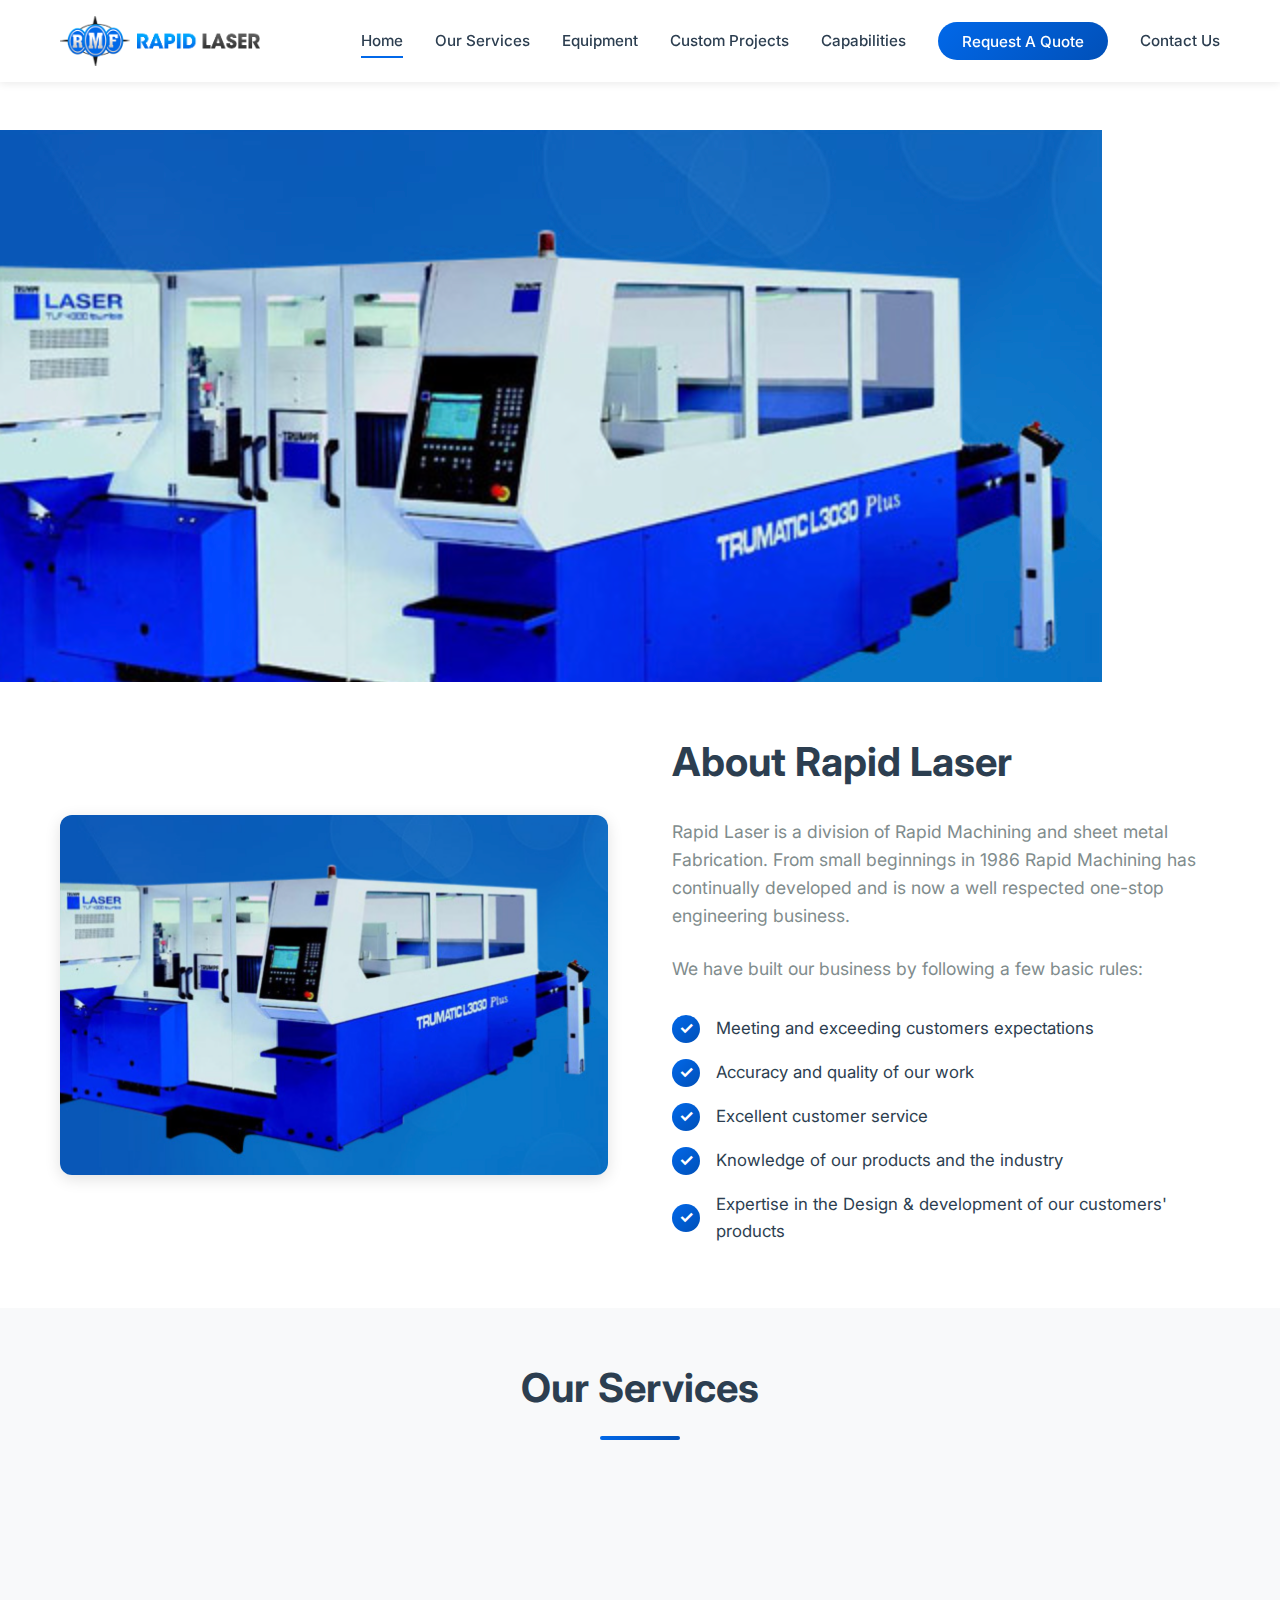
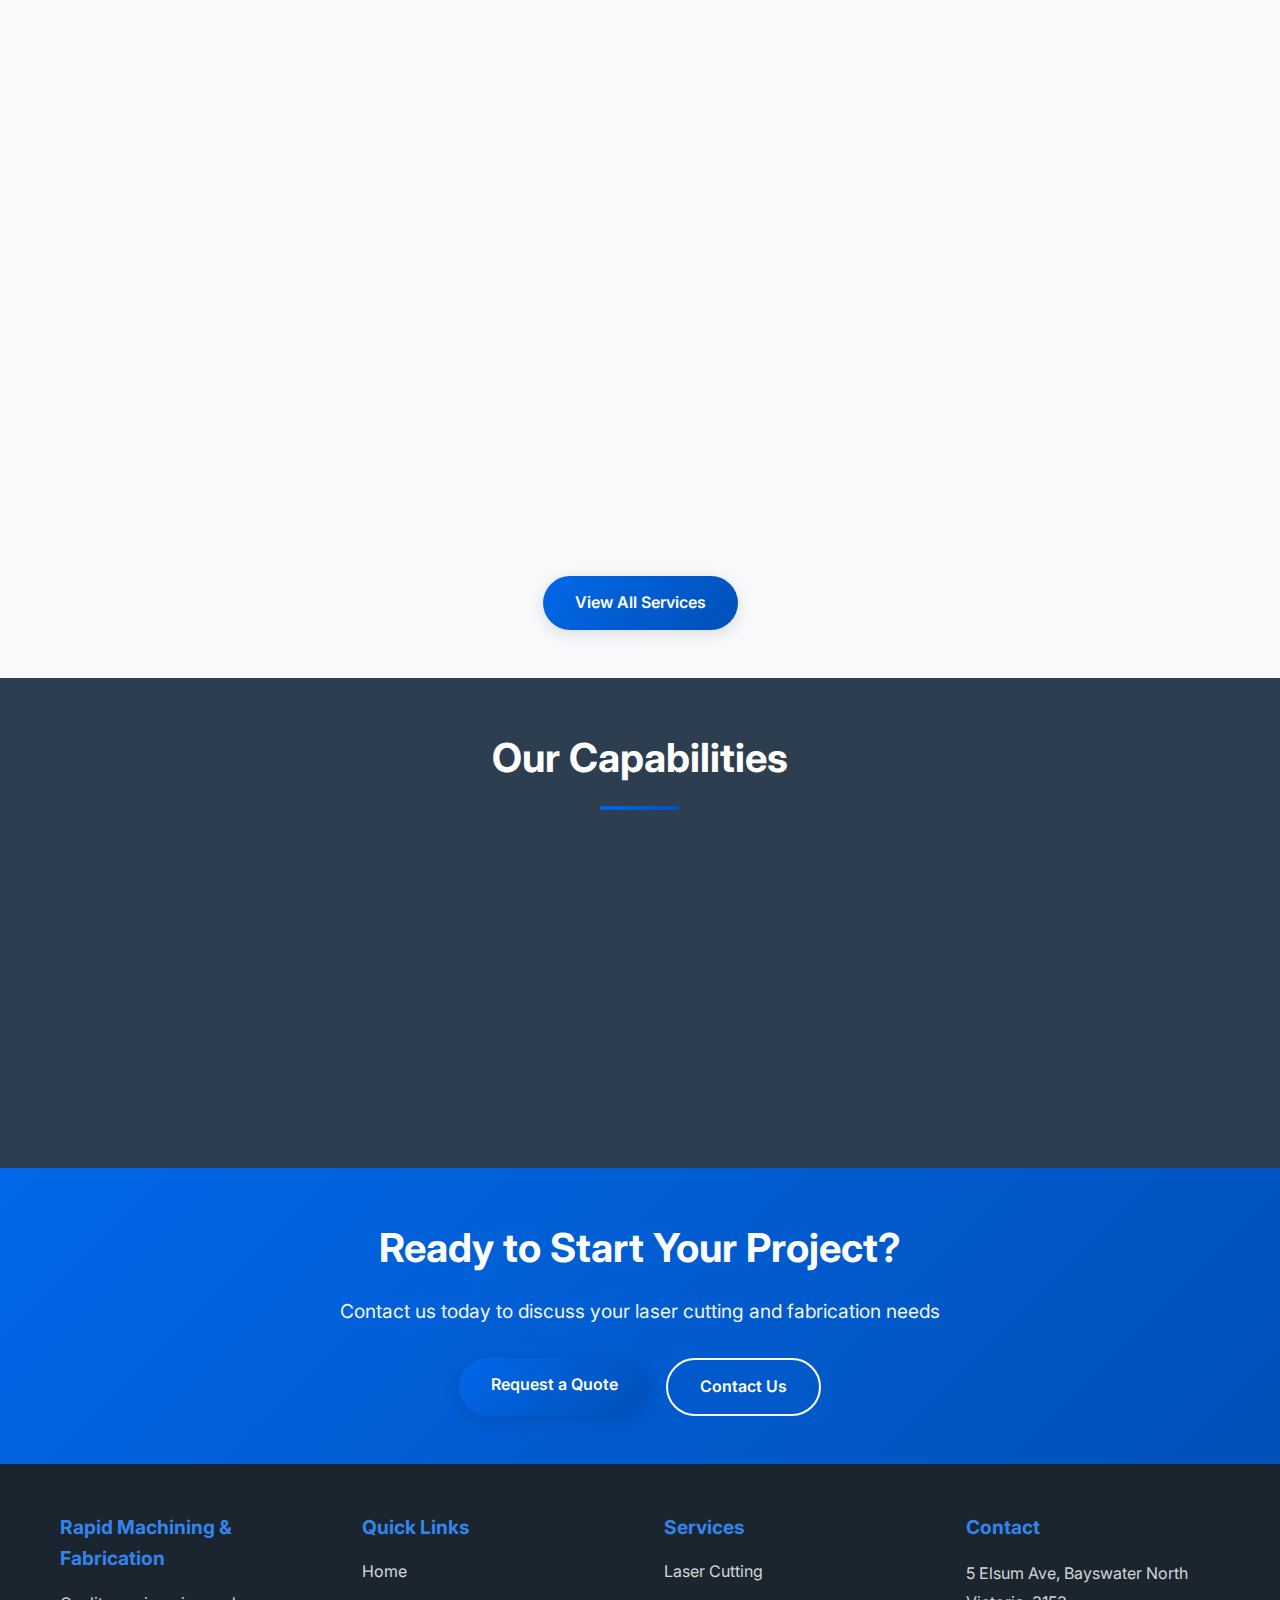
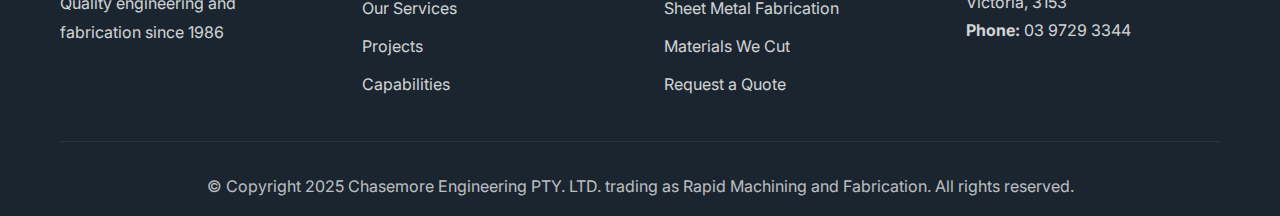
<file: index.html>
<!DOCTYPE html>
<html lang="en">
<head>
    <meta charset="UTF-8">
    <meta name="viewport" content="width=device-width, initial-scale=1.0">
    <title>Laser Cutting in Bayswater, Melbourne | Rapid Laser</title>
    <link rel="stylesheet" href="styles.css">
    <link rel="preconnect" href="https://fonts.googleapis.com">
    <link rel="preconnect" href="https://fonts.gstatic.com" crossorigin>
    <link href="https://fonts.googleapis.com/css2?family=Inter:wght@300;400;500;600;700&display=swap" rel="stylesheet">
</head>
<body>
    <!-- Navigation -->
    <nav class="navbar">
        <div class="container">
            <div class="nav-wrapper">
                <a href="index.html" class="logo">
                    <img src="images/logo.png" alt="Rapid Laser Logo" onerror="this.style.display='none'; this.nextElementSibling.style.display='flex';">
                    <div class="logo-text" style="display: none;">
                        <span class="logo-rapid">RAPID</span>
                        <span class="logo-laser">LASER</span>
                    </div>
                </a>
                <button class="mobile-menu-btn" onclick="toggleMobileMenu()">
                    <span></span>
                    <span></span>
                    <span></span>
                </button>
                <ul class="nav-menu">
                    <li><a href="index.html" class="active">Home</a></li>
                    <li><a href="services.html">Our Services</a></li>
                    <li><a href="equipment.html">Equipment</a></li>
                    <li><a href="projects.html">Custom Projects</a></li>
                    <li><a href="capabilities.html">Capabilities</a></li>
                    <li><a href="quote.html" class="btn-nav">Request A Quote</a></li>
                    <li><a href="contact.html">Contact Us</a></li>
                </ul>
            </div>
        </div>
    </nav>

    <!-- Hero Section with Slider -->
    <section class="hero">
        <div class="slider">
            <div class="slide active">
                <img src="images/slide1.jpg" alt="Laser Cutting" onerror="this.src='https://images.unsplash.com/photo-1565193566173-7a0ee3dbe261?w=1920&h=800&fit=crop'">
                <div class="slide-overlay"></div>
            </div>
            <div class="slide">
                <img src="images/slide2.jpg" alt="Metal Fabrication" onerror="this.src='https://images.unsplash.com/photo-1581092918056-0c4c3acd3789?w=1920&h=800&fit=crop'">
                <div class="slide-overlay"></div>
            </div>
            <div class="slide">
                <img src="images/slide3.jpg" alt="Manufacturing" onerror="this.src='https://images.unsplash.com/photo-1581092160562-40aa08e78837?w=1920&h=800&fit=crop'">
                <div class="slide-overlay"></div>
            </div>
            <div class="slide">
                <img src="images/slide4.jpg" alt="CNC Machinery" onerror="this.src='https://images.unsplash.com/photo-1581092795360-fd1ca04f0952?w=1920&h=800&fit=crop'">
                <div class="slide-overlay"></div>
            </div>
        </div>
        <div class="hero-content">
            <div class="container">
                <h1 class="hero-title">Laser Cutting & More in Bayswater, Melbourne</h1>
                <p class="hero-subtitle">Precision engineering and fabrication solutions since 1986</p>
                <div class="hero-buttons">
                    <a href="quote.html" class="btn btn-primary">Get A Quote</a>
                    <a href="services.html" class="btn btn-secondary">Our Services</a>
                </div>
            </div>
        </div>
        <div class="slider-controls">
            <button class="slider-btn prev" onclick="changeSlide(-1)">❮</button>
            <button class="slider-btn next" onclick="changeSlide(1)">❯</button>
        </div>
        <div class="slider-dots">
            <span class="dot active" onclick="currentSlide(0)"></span>
            <span class="dot" onclick="currentSlide(1)"></span>
            <span class="dot" onclick="currentSlide(2)"></span>
            <span class="dot" onclick="currentSlide(3)"></span>
        </div>
    </section>

    <!-- About Section -->
    <section class="about">
        <div class="container">
            <div class="about-content">
                <div class="about-image">
                    <img src="images/facility.jpg" alt="Laser Cutting Facility" onerror="this.src='https://images.unsplash.com/photo-1581092918056-0c4c3acd3789?w=600&h=400&fit=crop'">
                </div>
                <div class="about-text">
                    <h2>About Rapid Laser</h2>
                    <p>Rapid Laser is a division of Rapid Machining and sheet metal Fabrication. From small beginnings in 1986 Rapid Machining has continually developed and is now a well respected one-stop engineering business.</p>
                    <p>We have built our business by following a few basic rules:</p>
                    <ul class="features-list">
                        <li>
                            <span class="feature-icon">✓</span>
                            Meeting and exceeding customers expectations
                        </li>
                        <li>
                            <span class="feature-icon">✓</span>
                            Accuracy and quality of our work
                        </li>
                        <li>
                            <span class="feature-icon">✓</span>
                            Excellent customer service
                        </li>
                        <li>
                            <span class="feature-icon">✓</span>
                            Knowledge of our products and the industry
                        </li>
                        <li>
                            <span class="feature-icon">✓</span>
                            Expertise in the Design & development of our customers' products
                        </li>
                    </ul>
                </div>
            </div>
        </div>
    </section>

    <!-- Services Section -->
    <section class="services">
        <div class="container">
            <h2 class="section-title">Our Services</h2>
            <div class="services-grid">
                <a href="services.html#design" class="service-card">
                    <div class="service-icon">
                        <svg xmlns="http://www.w3.org/2000/svg" fill="none" viewBox="0 0 24 24" stroke="currentColor">
                            <path stroke-linecap="round" stroke-linejoin="round" stroke-width="2" d="M7 21a4 4 0 01-4-4V5a2 2 0 012-2h4a2 2 0 012 2v12a4 4 0 01-4 4zm0 0h12a2 2 0 002-2v-4a2 2 0 00-2-2h-2.343M11 7.343l1.657-1.657a2 2 0 012.828 0l2.829 2.829a2 2 0 010 2.828l-8.486 8.485M7 17h.01" />
                        </svg>
                    </div>
                    <h3>Design</h3>
                    <p>Transforming customers' ideas and concepts into reality</p>
                </a>
                <a href="services.html#drafting" class="service-card">
                    <div class="service-icon">
                        <svg xmlns="http://www.w3.org/2000/svg" fill="none" viewBox="0 0 24 24" stroke="currentColor">
                            <path stroke-linecap="round" stroke-linejoin="round" stroke-width="2" d="M9 12h6m-6 4h6m2 5H7a2 2 0 01-2-2V5a2 2 0 012-2h5.586a1 1 0 01.707.293l5.414 5.414a1 1 0 01.293.707V19a2 2 0 01-2 2z" />
                        </svg>
                    </div>
                    <h3>Drafting</h3>
                    <p>Professional CAD drafting for customers' designs</p>
                </a>
                <a href="services.html#manufacturing" class="service-card">
                    <div class="service-icon">
                        <svg xmlns="http://www.w3.org/2000/svg" fill="none" viewBox="0 0 24 24" stroke="currentColor">
                            <path stroke-linecap="round" stroke-linejoin="round" stroke-width="2" d="M19.428 15.428a2 2 0 00-1.022-.547l-2.387-.477a6 6 0 00-3.86.517l-.318.158a6 6 0 01-3.86.517L6.05 15.21a2 2 0 00-1.806.547M8 4h8l-1 1v5.172a2 2 0 00.586 1.414l5 5c1.26 1.26.367 3.414-1.415 3.414H4.828c-1.782 0-2.674-2.154-1.414-3.414l5-5A2 2 0 009 10.172V5L8 4z" />
                        </svg>
                    </div>
                    <h3>Manufacturing</h3>
                    <p>Complete manufacture of customers' products</p>
                </a>
                <a href="services.html#laser-cutting" class="service-card">
                    <div class="service-icon">
                        <svg xmlns="http://www.w3.org/2000/svg" fill="none" viewBox="0 0 24 24" stroke="currentColor">
                            <path stroke-linecap="round" stroke-linejoin="round" stroke-width="2" d="M13 10V3L4 14h7v7l9-11h-7z" />
                        </svg>
                    </div>
                    <h3>Laser Cutting</h3>
                    <p>Precision laser cutting services up to 20mm thickness</p>
                </a>
                <a href="services.html#fabrication" class="service-card">
                    <div class="service-icon">
                        <svg xmlns="http://www.w3.org/2000/svg" fill="none" viewBox="0 0 24 24" stroke="currentColor">
                            <path stroke-linecap="round" stroke-linejoin="round" stroke-width="2" d="M19 11H5m14 0a2 2 0 012 2v6a2 2 0 01-2 2H5a2 2 0 01-2-2v-6a2 2 0 012-2m14 0V9a2 2 0 00-2-2M5 11V9a2 2 0 012-2m0 0V5a2 2 0 012-2h6a2 2 0 012 2v2M7 7h10" />
                        </svg>
                    </div>
                    <h3>Sheet Metal Fabrication</h3>
                    <p>Medium engineering and custom sheet metal work</p>
                </a>
            </div>
            <div class="cta-center">
                <a href="services.html" class="btn btn-primary">View All Services</a>
            </div>
        </div>
    </section>

    <!-- Capabilities Section -->
    <section class="capabilities">
        <div class="container">
            <h2 class="section-title">Our Capabilities</h2>
            <div class="capabilities-grid">
                <div class="capability-item">
                    <div class="capability-icon">
                        <svg xmlns="http://www.w3.org/2000/svg" fill="none" viewBox="0 0 24 24" stroke="currentColor">
                            <path stroke-linecap="round" stroke-linejoin="round" stroke-width="2" d="M9 12h6m-6 4h6m2 5H7a2 2 0 01-2-2V5a2 2 0 012-2h5.586a1 1 0 01.707.293l5.414 5.414a1 1 0 01.293.707V19a2 2 0 01-2 2z" />
                        </svg>
                    </div>
                    <h3>CAD Drafting</h3>
                    <p>Advanced computer-aided design services</p>
                </div>
                <div class="capability-item">
                    <div class="capability-icon">
                        <svg xmlns="http://www.w3.org/2000/svg" fill="none" viewBox="0 0 24 24" stroke="currentColor">
                            <path stroke-linecap="round" stroke-linejoin="round" stroke-width="2" d="M13 10V3L4 14h7v7l9-11h-7z" />
                        </svg>
                    </div>
                    <h3>Laser Cutting to 20mm</h3>
                    <p>Precision cutting for various thicknesses</p>
                </div>
                <div class="capability-item">
                    <div class="capability-icon">
                        <svg xmlns="http://www.w3.org/2000/svg" fill="none" viewBox="0 0 24 24" stroke="currentColor">
                            <path stroke-linecap="round" stroke-linejoin="round" stroke-width="2" d="M4 7v10c0 2.21 3.582 4 8 4s8-1.79 8-4V7M4 7c0 2.21 3.582 4 8 4s8-1.79 8-4M4 7c0-2.21 3.582-4 8-4s8 1.79 8 4" />
                        </svg>
                    </div>
                    <h3>CNC Folding</h3>
                    <p>Automated precision folding</p>
                </div>
                <div class="capability-item">
                    <div class="capability-icon">
                        <svg xmlns="http://www.w3.org/2000/svg" fill="none" viewBox="0 0 24 24" stroke="currentColor">
                            <path stroke-linecap="round" stroke-linejoin="round" stroke-width="2" d="M4 4v5h.582m15.356 2A8.001 8.001 0 004.582 9m0 0H9m11 11v-5h-.581m0 0a8.003 8.003 0 01-15.357-2m15.357 2H15" />
                        </svg>
                    </div>
                    <h3>Rolling</h3>
                    <p>Professional metal rolling services</p>
                </div>
                <div class="capability-item">
                    <div class="capability-icon">
                        <svg xmlns="http://www.w3.org/2000/svg" fill="none" viewBox="0 0 24 24" stroke="currentColor">
                            <path stroke-linecap="round" stroke-linejoin="round" stroke-width="2" d="M5 10l7-7m0 0l7 7m-7-7v18" />
                        </svg>
                    </div>
                    <h3>Lifting</h3>
                    <p>Heavy lifting capabilities</p>
                </div>
            </div>
        </div>
    </section>

    <!-- Contact CTA Section -->
    <section class="contact-cta">
        <div class="container">
            <div class="cta-content">
                <h2>Ready to Start Your Project?</h2>
                <p>Contact us today to discuss your laser cutting and fabrication needs</p>
                <div class="cta-buttons">
                    <a href="quote.html" class="btn btn-primary">Request a Quote</a>
                    <a href="contact.html" class="btn btn-secondary">Contact Us</a>
                </div>
            </div>
        </div>
    </section>

    <!-- Footer -->
    <footer class="footer">
        <div class="container">
            <div class="footer-content">
                <div class="footer-col">
                    <h4>Rapid Machining & Fabrication</h4>
                    <p>Quality engineering and fabrication since 1986</p>
                </div>
                <div class="footer-col">
                    <h4>Quick Links</h4>
                    <ul>
                        <li><a href="index.html">Home</a></li>
                        <li><a href="services.html">Our Services</a></li>
                        <li><a href="projects.html">Projects</a></li>
                        <li><a href="capabilities.html">Capabilities</a></li>
                    </ul>
                </div>
                <div class="footer-col">
                    <h4>Services</h4>
                    <ul>
                        <li><a href="services.html#laser-cutting">Laser Cutting</a></li>
                        <li><a href="services.html#fabrication">Sheet Metal Fabrication</a></li>
                        <li><a href="capabilities.html">Materials We Cut</a></li>
                        <li><a href="quote.html">Request a Quote</a></li>
                    </ul>
                </div>
                <div class="footer-col">
                    <h4>Contact</h4>
                    <p>5 Elsum Ave, Bayswater North<br>Victoria, 3153</p>
                    <p><strong>Phone:</strong> 03 9729 3344</p>
                </div>
            </div>
            <div class="footer-bottom">
                <p>&copy; Copyright 2025 Chasemore Engineering PTY. LTD. trading as Rapid Machining and Fabrication. All rights reserved.</p>
            </div>
        </div>
    </footer>

    <script src="script.js"></script>
</body>
</html>
</file>
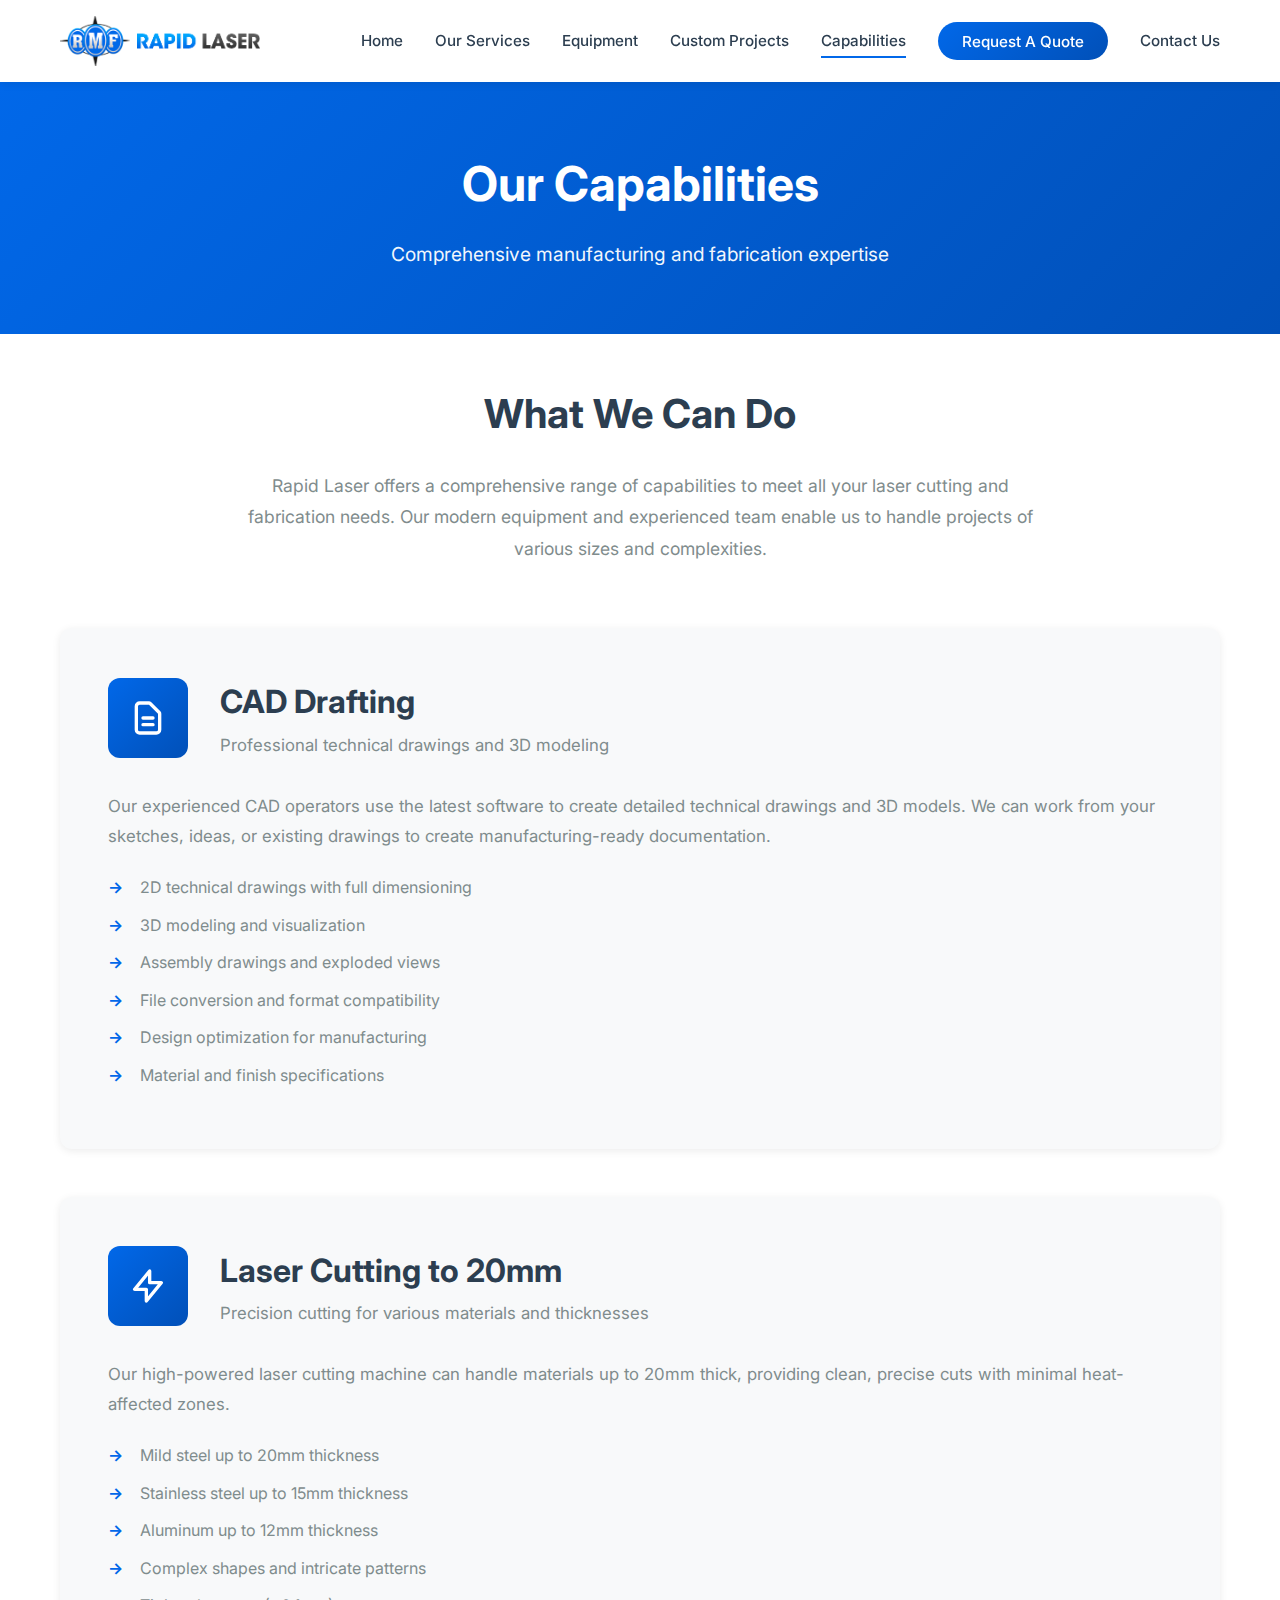
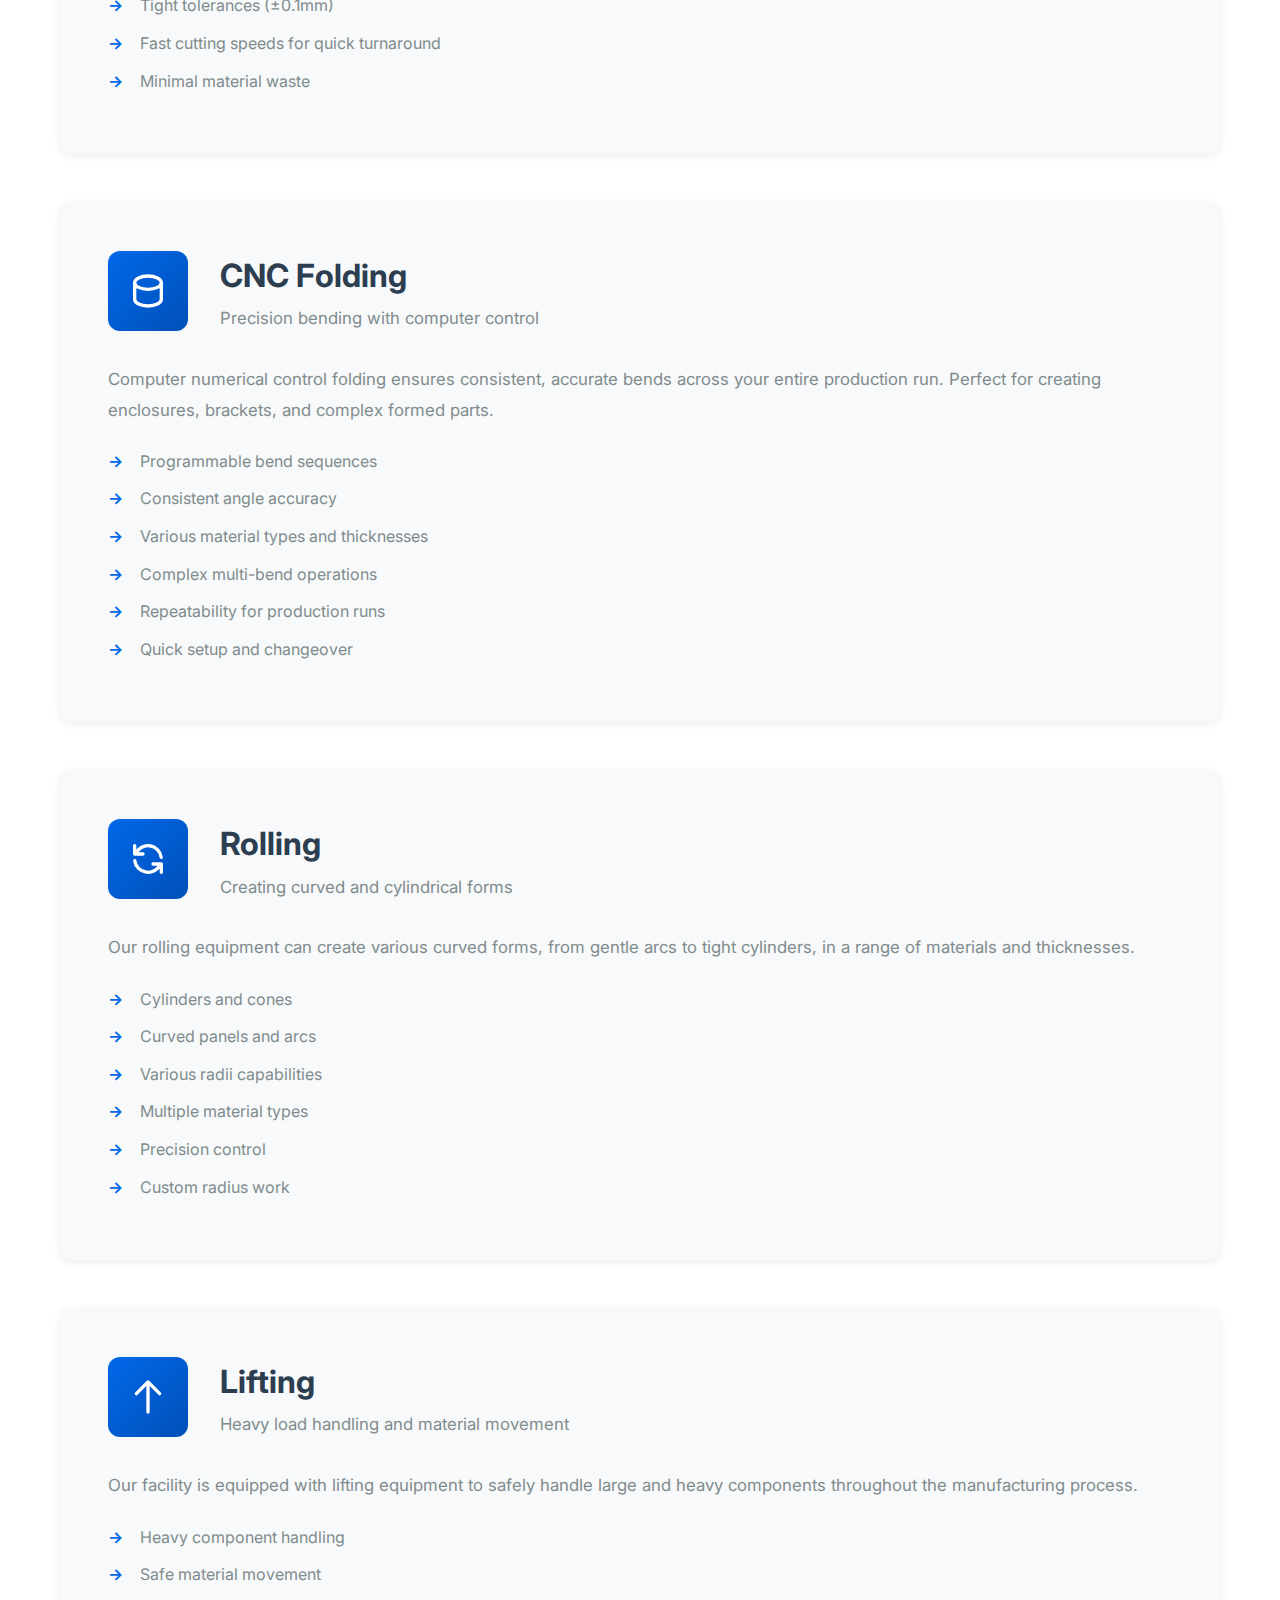
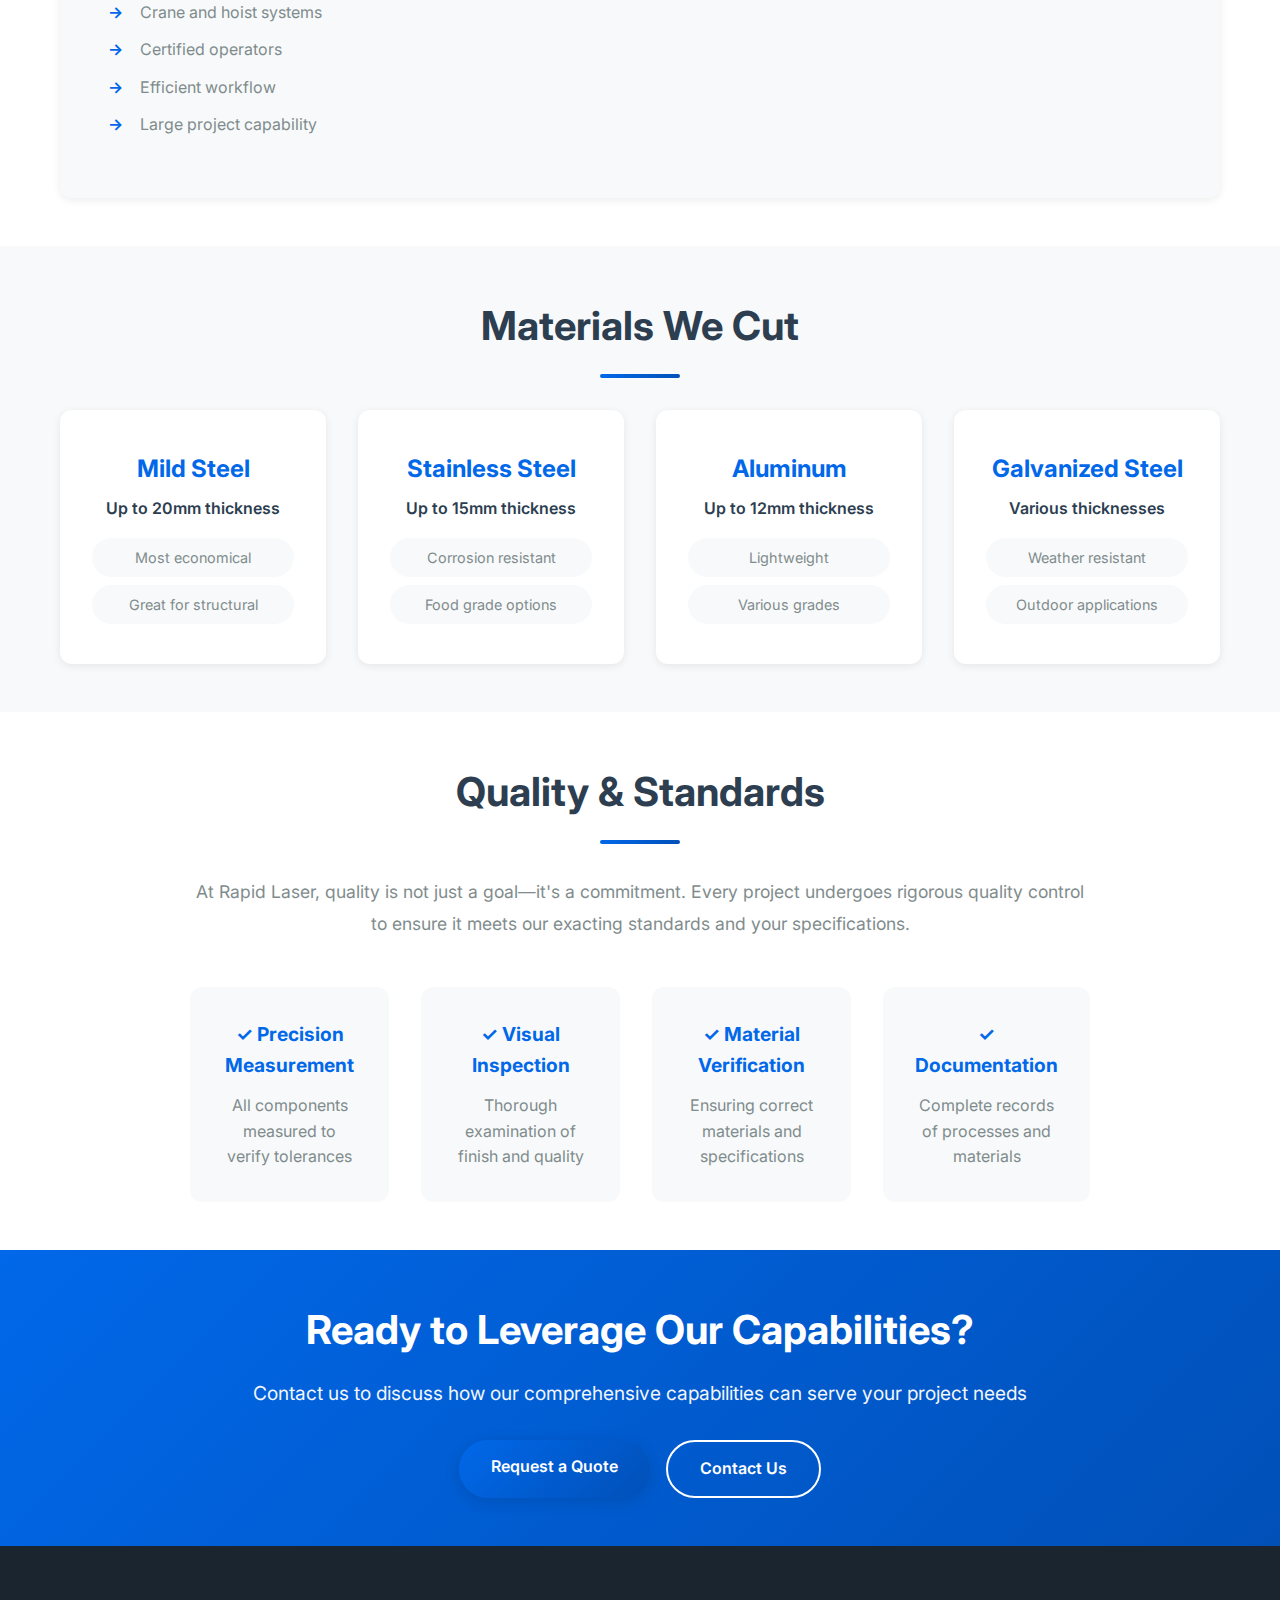
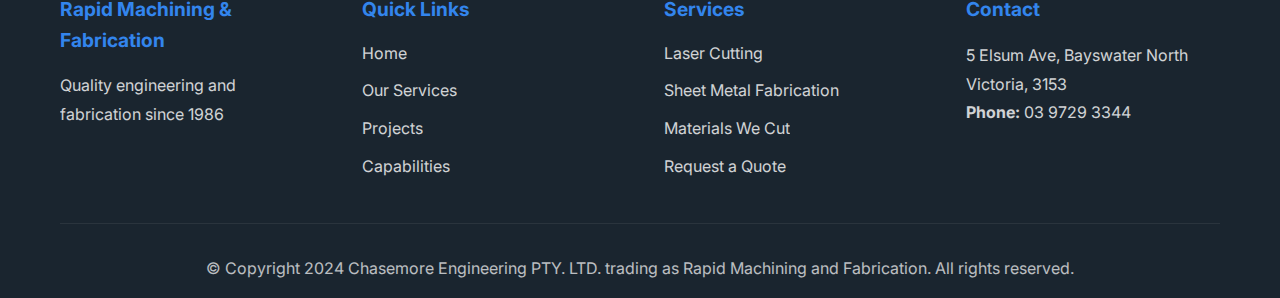
<file: capabilities.html>
<!DOCTYPE html>
<html lang="en">
<head>
    <meta charset="UTF-8">
    <meta name="viewport" content="width=device-width, initial-scale=1.0">
    <title>Capabilities | Rapid Laser</title>
    <link rel="stylesheet" href="styles.css">
    <link rel="preconnect" href="https://fonts.googleapis.com">
    <link rel="preconnect" href="https://fonts.gstatic.com" crossorigin>
    <link href="https://fonts.googleapis.com/css2?family=Inter:wght@300;400;500;600;700&display=swap" rel="stylesheet">
</head>
<body>
    <!-- Navigation -->
    <nav class="navbar">
        <div class="container">
            <div class="nav-wrapper">
                <a href="index.html" class="logo">
                    <img src="images/logo.png" alt="Rapid Laser Logo" onerror="this.style.display='none'; this.nextElementSibling.style.display='flex';">
                    <div class="logo-text" style="display: none;">
                        <span class="logo-rapid">RAPID</span>
                        <span class="logo-laser">LASER</span>
                    </div>
                </a>
                <button class="mobile-menu-btn" onclick="toggleMobileMenu()">
                    <span></span>
                    <span></span>
                    <span></span>
                </button>
                <ul class="nav-menu">
                    <li><a href="index.html">Home</a></li>
                    <li><a href="services.html">Our Services</a></li>
                    <li><a href="equipment.html">Equipment</a></li>
                    <li><a href="projects.html">Custom Projects</a></li>
                    <li><a href="capabilities.html" class="active">Capabilities</a></li>
                    <li><a href="quote.html" class="btn-nav">Request A Quote</a></li>
                    <li><a href="contact.html">Contact Us</a></li>
                </ul>
            </div>
        </div>
    </nav>

    <!-- Page Header -->
    <section class="page-header">
        <div class="container">
            <h1>Our Capabilities</h1>
            <p>Comprehensive manufacturing and fabrication expertise</p>
        </div>
    </section>

    <!-- Main Capabilities -->
    <section class="capabilities-main">
        <div class="container">
            <div class="capabilities-intro">
                <h2>What We Can Do</h2>
                <p>Rapid Laser offers a comprehensive range of capabilities to meet all your laser cutting and fabrication needs. Our modern equipment and experienced team enable us to handle projects of various sizes and complexities.</p>
            </div>

            <div class="capabilities-list">
                <div class="capability-detail">
                    <div class="capability-header">
                        <div class="capability-icon-large">
                            <svg xmlns="http://www.w3.org/2000/svg" fill="none" viewBox="0 0 24 24" stroke="currentColor">
                                <path stroke-linecap="round" stroke-linejoin="round" stroke-width="2" d="M9 12h6m-6 4h6m2 5H7a2 2 0 01-2-2V5a2 2 0 012-2h5.586a1 1 0 01.707.293l5.414 5.414a1 1 0 01.293.707V19a2 2 0 01-2 2z" />
                            </svg>
                        </div>
                        <div>
                            <h3>CAD Drafting</h3>
                            <p class="capability-subtitle">Professional technical drawings and 3D modeling</p>
                        </div>
                    </div>
                    <div class="capability-body">
                        <p>Our experienced CAD operators use the latest software to create detailed technical drawings and 3D models. We can work from your sketches, ideas, or existing drawings to create manufacturing-ready documentation.</p>
                        <ul class="detail-list">
                            <li>2D technical drawings with full dimensioning</li>
                            <li>3D modeling and visualization</li>
                            <li>Assembly drawings and exploded views</li>
                            <li>File conversion and format compatibility</li>
                            <li>Design optimization for manufacturing</li>
                            <li>Material and finish specifications</li>
                        </ul>
                    </div>
                </div>

                <div class="capability-detail">
                    <div class="capability-header">
                        <div class="capability-icon-large">
                            <svg xmlns="http://www.w3.org/2000/svg" fill="none" viewBox="0 0 24 24" stroke="currentColor">
                                <path stroke-linecap="round" stroke-linejoin="round" stroke-width="2" d="M13 10V3L4 14h7v7l9-11h-7z" />
                            </svg>
                        </div>
                        <div>
                            <h3>Laser Cutting to 20mm</h3>
                            <p class="capability-subtitle">Precision cutting for various materials and thicknesses</p>
                        </div>
                    </div>
                    <div class="capability-body">
                        <p>Our high-powered laser cutting machine can handle materials up to 20mm thick, providing clean, precise cuts with minimal heat-affected zones.</p>
                        <ul class="detail-list">
                            <li>Mild steel up to 20mm thickness</li>
                            <li>Stainless steel up to 15mm thickness</li>
                            <li>Aluminum up to 12mm thickness</li>
                            <li>Complex shapes and intricate patterns</li>
                            <li>Tight tolerances (±0.1mm)</li>
                            <li>Fast cutting speeds for quick turnaround</li>
                            <li>Minimal material waste</li>
                        </ul>
                    </div>
                </div>

                <div class="capability-detail">
                    <div class="capability-header">
                        <div class="capability-icon-large">
                            <svg xmlns="http://www.w3.org/2000/svg" fill="none" viewBox="0 0 24 24" stroke="currentColor">
                                <path stroke-linecap="round" stroke-linejoin="round" stroke-width="2" d="M4 7v10c0 2.21 3.582 4 8 4s8-1.79 8-4V7M4 7c0 2.21 3.582 4 8 4s8-1.79 8-4M4 7c0-2.21 3.582-4 8-4s8 1.79 8 4" />
                            </svg>
                        </div>
                        <div>
                            <h3>CNC Folding</h3>
                            <p class="capability-subtitle">Precision bending with computer control</p>
                        </div>
                    </div>
                    <div class="capability-body">
                        <p>Computer numerical control folding ensures consistent, accurate bends across your entire production run. Perfect for creating enclosures, brackets, and complex formed parts.</p>
                        <ul class="detail-list">
                            <li>Programmable bend sequences</li>
                            <li>Consistent angle accuracy</li>
                            <li>Various material types and thicknesses</li>
                            <li>Complex multi-bend operations</li>
                            <li>Repeatability for production runs</li>
                            <li>Quick setup and changeover</li>
                        </ul>
                    </div>
                </div>

                <div class="capability-detail">
                    <div class="capability-header">
                        <div class="capability-icon-large">
                            <svg xmlns="http://www.w3.org/2000/svg" fill="none" viewBox="0 0 24 24" stroke="currentColor">
                                <path stroke-linecap="round" stroke-linejoin="round" stroke-width="2" d="M4 4v5h.582m15.356 2A8.001 8.001 0 004.582 9m0 0H9m11 11v-5h-.581m0 0a8.003 8.003 0 01-15.357-2m15.357 2H15" />
                            </svg>
                        </div>
                        <div>
                            <h3>Rolling</h3>
                            <p class="capability-subtitle">Creating curved and cylindrical forms</p>
                        </div>
                    </div>
                    <div class="capability-body">
                        <p>Our rolling equipment can create various curved forms, from gentle arcs to tight cylinders, in a range of materials and thicknesses.</p>
                        <ul class="detail-list">
                            <li>Cylinders and cones</li>
                            <li>Curved panels and arcs</li>
                            <li>Various radii capabilities</li>
                            <li>Multiple material types</li>
                            <li>Precision control</li>
                            <li>Custom radius work</li>
                        </ul>
                    </div>
                </div>

                <div class="capability-detail">
                    <div class="capability-header">
                        <div class="capability-icon-large">
                            <svg xmlns="http://www.w3.org/2000/svg" fill="none" viewBox="0 0 24 24" stroke="currentColor">
                                <path stroke-linecap="round" stroke-linejoin="round" stroke-width="2" d="M5 10l7-7m0 0l7 7m-7-7v18" />
                            </svg>
                        </div>
                        <div>
                            <h3>Lifting</h3>
                            <p class="capability-subtitle">Heavy load handling and material movement</p>
                        </div>
                    </div>
                    <div class="capability-body">
                        <p>Our facility is equipped with lifting equipment to safely handle large and heavy components throughout the manufacturing process.</p>
                        <ul class="detail-list">
                            <li>Heavy component handling</li>
                            <li>Safe material movement</li>
                            <li>Crane and hoist systems</li>
                            <li>Certified operators</li>
                            <li>Efficient workflow</li>
                            <li>Large project capability</li>
                        </ul>
                    </div>
                </div>
            </div>
        </div>
    </section>

    <!-- Materials Section -->
    <section class="materials-section">
        <div class="container">
            <h2 class="section-title">Materials We Cut</h2>
            <div class="materials-grid">
                <div class="material-card">
                    <h3>Mild Steel</h3>
                    <p>Up to 20mm thickness</p>
                    <div class="material-specs">
                        <span>Most economical</span>
                        <span>Great for structural</span>
                    </div>
                </div>
                <div class="material-card">
                    <h3>Stainless Steel</h3>
                    <p>Up to 15mm thickness</p>
                    <div class="material-specs">
                        <span>Corrosion resistant</span>
                        <span>Food grade options</span>
                    </div>
                </div>
                <div class="material-card">
                    <h3>Aluminum</h3>
                    <p>Up to 12mm thickness</p>
                    <div class="material-specs">
                        <span>Lightweight</span>
                        <span>Various grades</span>
                    </div>
                </div>
                <div class="material-card">
                    <h3>Galvanized Steel</h3>
                    <p>Various thicknesses</p>
                    <div class="material-specs">
                        <span>Weather resistant</span>
                        <span>Outdoor applications</span>
                    </div>
                </div>
            </div>
        </div>
    </section>

    <!-- Quality & Standards -->
    <section class="standards-section">
        <div class="container">
            <h2 class="section-title">Quality & Standards</h2>
            <div class="standards-content">
                <p>At Rapid Laser, quality is not just a goal—it's a commitment. Every project undergoes rigorous quality control to ensure it meets our exacting standards and your specifications.</p>
                <div class="standards-grid">
                    <div class="standard-item">
                        <h3>✓ Precision Measurement</h3>
                        <p>All components measured to verify tolerances</p>
                    </div>
                    <div class="standard-item">
                        <h3>✓ Visual Inspection</h3>
                        <p>Thorough examination of finish and quality</p>
                    </div>
                    <div class="standard-item">
                        <h3>✓ Material Verification</h3>
                        <p>Ensuring correct materials and specifications</p>
                    </div>
                    <div class="standard-item">
                        <h3>✓ Documentation</h3>
                        <p>Complete records of processes and materials</p>
                    </div>
                </div>
            </div>
        </div>
    </section>

    <!-- CTA Section -->
    <section class="contact-cta">
        <div class="container">
            <div class="cta-content">
                <h2>Ready to Leverage Our Capabilities?</h2>
                <p>Contact us to discuss how our comprehensive capabilities can serve your project needs</p>
                <div class="cta-buttons">
                    <a href="quote.html" class="btn btn-primary">Request a Quote</a>
                    <a href="contact.html" class="btn btn-secondary">Contact Us</a>
                </div>
            </div>
        </div>
    </section>

    <!-- Footer -->
    <footer class="footer">
        <div class="container">
            <div class="footer-content">
                <div class="footer-col">
                    <h4>Rapid Machining & Fabrication</h4>
                    <p>Quality engineering and fabrication since 1986</p>
                </div>
                <div class="footer-col">
                    <h4>Quick Links</h4>
                    <ul>
                        <li><a href="index.html">Home</a></li>
                        <li><a href="services.html">Our Services</a></li>
                        <li><a href="projects.html">Projects</a></li>
                        <li><a href="capabilities.html">Capabilities</a></li>
                    </ul>
                </div>
                <div class="footer-col">
                    <h4>Services</h4>
                    <ul>
                        <li><a href="services.html#laser-cutting">Laser Cutting</a></li>
                        <li><a href="services.html#fabrication">Sheet Metal Fabrication</a></li>
                        <li><a href="capabilities.html">Materials We Cut</a></li>
                        <li><a href="quote.html">Request a Quote</a></li>
                    </ul>
                </div>
                <div class="footer-col">
                    <h4>Contact</h4>
                    <p>5 Elsum Ave, Bayswater North<br>Victoria, 3153</p>
                    <p><strong>Phone:</strong> 03 9729 3344</p>
                </div>
            </div>
            <div class="footer-bottom">
                <p>&copy; Copyright 2024 Chasemore Engineering PTY. LTD. trading as Rapid Machining and Fabrication. All rights reserved.</p>
            </div>
        </div>
    </footer>

    <script src="script.js"></script>
</body>
</html>
</file>
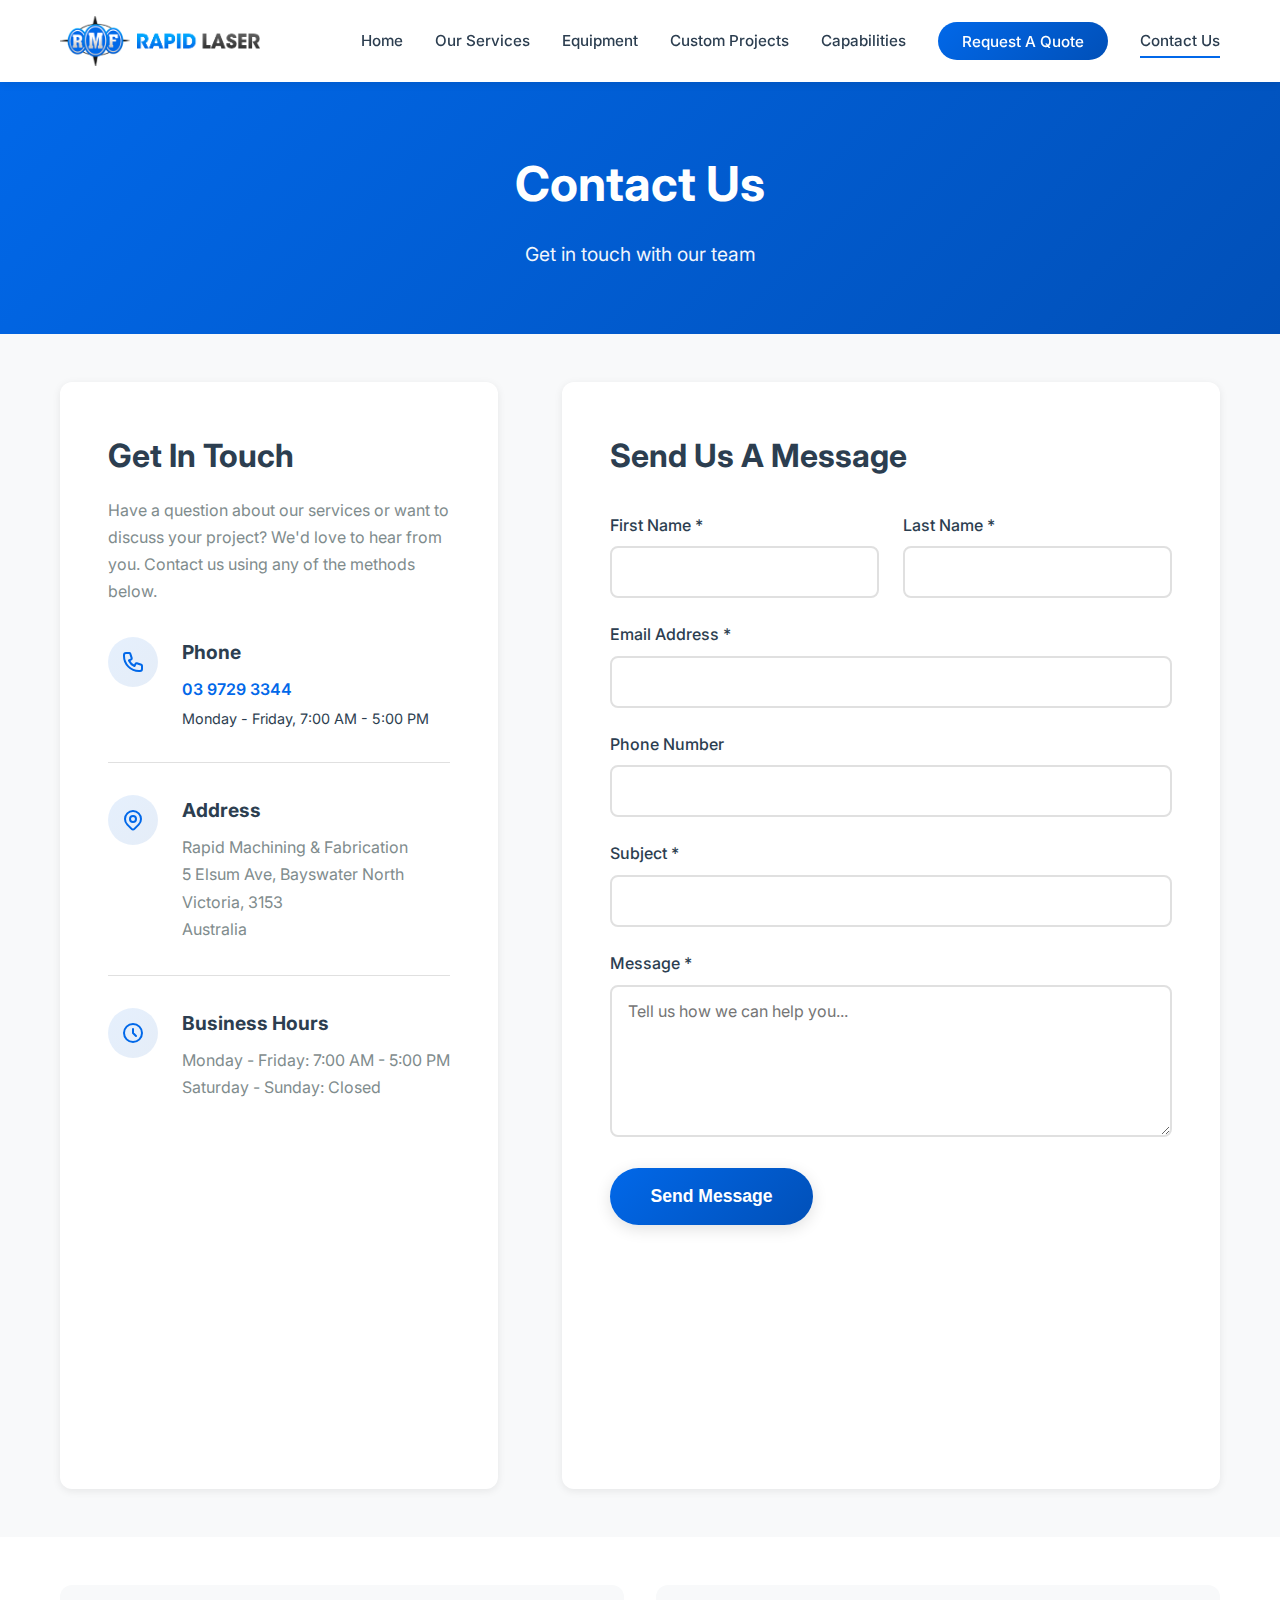
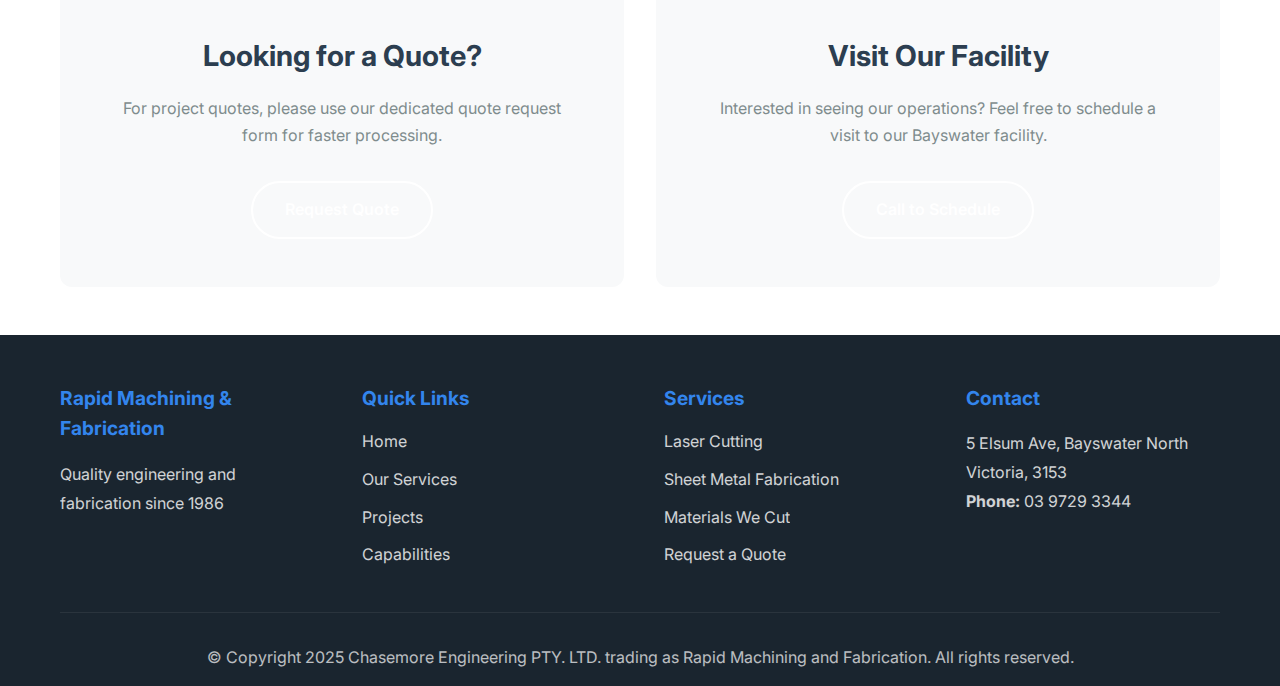
<file: contact.html>
<!DOCTYPE html>
<html lang="en">
<head>
    <meta charset="UTF-8">
    <meta name="viewport" content="width=device-width, initial-scale=1.0">
    <title>Contact Us | Rapid Laser</title>
    <link rel="stylesheet" href="styles.css">
    <link rel="preconnect" href="https://fonts.googleapis.com">
    <link rel="preconnect" href="https://fonts.gstatic.com" crossorigin>
    <link href="https://fonts.googleapis.com/css2?family=Inter:wght@300;400;500;600;700&display=swap" rel="stylesheet">
</head>
<body>
    <!-- Navigation -->
    <nav class="navbar">
        <div class="container">
            <div class="nav-wrapper">
                <a href="index.html" class="logo">
                    <img src="images/logo.png" alt="Rapid Laser Logo" onerror="this.style.display='none'; this.nextElementSibling.style.display='flex';">
                    <div class="logo-text" style="display: none;">
                        <span class="logo-rapid">RAPID</span>
                        <span class="logo-laser">LASER</span>
                    </div>
                </a>
                <button class="mobile-menu-btn" onclick="toggleMobileMenu()">
                    <span></span>
                    <span></span>
                    <span></span>
                </button>
                <ul class="nav-menu">
                    <li><a href="index.html">Home</a></li>
                    <li><a href="services.html">Our Services</a></li>
                    <li><a href="equipment.html">Equipment</a></li>
                    <li><a href="projects.html">Custom Projects</a></li>
                    <li><a href="capabilities.html">Capabilities</a></li>
                    <li><a href="quote.html" class="btn-nav">Request A Quote</a></li>
                    <li><a href="contact.html" class="active">Contact Us</a></li>
                </ul>
            </div>
        </div>
    </nav>

    <!-- Page Header -->
    <section class="page-header">
        <div class="container">
            <h1>Contact Us</h1>
            <p>Get in touch with our team</p>
        </div>
    </section>

    <!-- Contact Section -->
    <section class="contact-section">
        <div class="container">
            <div class="contact-layout">
                <div class="contact-info-panel">
                    <h2>Get In Touch</h2>
                    <p>Have a question about our services or want to discuss your project? We'd love to hear from you. Contact us using any of the methods below.</p>

                    <div class="contact-details">
                        <div class="contact-detail-item">
                            <div class="contact-icon">
                                <svg xmlns="http://www.w3.org/2000/svg" fill="none" viewBox="0 0 24 24" stroke="currentColor">
                                    <path stroke-linecap="round" stroke-linejoin="round" stroke-width="2" d="M3 5a2 2 0 012-2h3.28a1 1 0 01.948.684l1.498 4.493a1 1 0 01-.502 1.21l-2.257 1.13a11.042 11.042 0 005.516 5.516l1.13-2.257a1 1 0 011.21-.502l4.493 1.498a1 1 0 01.684.949V19a2 2 0 01-2 2h-1C9.716 21 3 14.284 3 6V5z" />
                                </svg>
                            </div>
                            <div>
                                <h3>Phone</h3>
                                <p><a href="tel:0397293344">03 9729 3344</a></p>
                                <small>Monday - Friday, 7:00 AM - 5:00 PM</small>
                            </div>
                        </div>

                        <div class="contact-detail-item">
                            <div class="contact-icon">
                                <svg xmlns="http://www.w3.org/2000/svg" fill="none" viewBox="0 0 24 24" stroke="currentColor">
                                    <path stroke-linecap="round" stroke-linejoin="round" stroke-width="2" d="M17.657 16.657L13.414 20.9a1.998 1.998 0 01-2.827 0l-4.244-4.243a8 8 0 1111.314 0z" />
                                    <path stroke-linecap="round" stroke-linejoin="round" stroke-width="2" d="M15 11a3 3 0 11-6 0 3 3 0 016 0z" />
                                </svg>
                            </div>
                            <div>
                                <h3>Address</h3>
                                <p>Rapid Machining & Fabrication<br>
                                5 Elsum Ave, Bayswater North<br>
                                Victoria, 3153<br>
                                Australia</p>
                            </div>
                        </div>

                        <div class="contact-detail-item">
                            <div class="contact-icon">
                                <svg xmlns="http://www.w3.org/2000/svg" fill="none" viewBox="0 0 24 24" stroke="currentColor">
                                    <path stroke-linecap="round" stroke-linejoin="round" stroke-width="2" d="M12 8v4l3 3m6-3a9 9 0 11-18 0 9 9 0 0118 0z" />
                                </svg>
                            </div>
                            <div>
                                <h3>Business Hours</h3>
                                <p>Monday - Friday: 7:00 AM - 5:00 PM<br>
                                Saturday - Sunday: Closed</p>
                            </div>
                        </div>
                    </div>

                    <div class="map-container">
                        <iframe 
                            src="https://www.google.com/maps/embed?pb=!1m18!1m12!1m3!1d3150.3067634747486!2d145.27956!3d-37.84444!2m3!1f0!2f0!3f0!3m2!1i1024!2i768!4f13.1!3m3!1m2!1s0x6ad63e9e4d3b9d41%3A0x5045675218ce6e0!2s5%20Elsum%20Ave%2C%20Bayswater%20North%20VIC%203153!5e0!3m2!1sen!2sau!4v1234567890" 
                            width="100%" 
                            height="300" 
                            style="border:0; border-radius: 12px;" 
                            allowfullscreen="" 
                            loading="lazy" 
                            referrerpolicy="no-referrer-when-downgrade">
                        </iframe>
                    </div>
                </div>

                <div class="contact-form-panel">
                    <h2>Send Us A Message</h2>
                    <form class="contact-form" id="contactForm" onsubmit="handleContactSubmit(event)">
                        <div class="form-row">
                            <div class="form-group">
                                <label for="contactFirstName">First Name *</label>
                                <input type="text" id="contactFirstName" name="firstName" required>
                            </div>
                            <div class="form-group">
                                <label for="contactLastName">Last Name *</label>
                                <input type="text" id="contactLastName" name="lastName" required>
                            </div>
                        </div>
                        <div class="form-group">
                            <label for="contactEmail">Email Address *</label>
                            <input type="email" id="contactEmail" name="email" required>
                        </div>
                        <div class="form-group">
                            <label for="contactPhone">Phone Number</label>
                            <input type="tel" id="contactPhone" name="phone">
                        </div>
                        <div class="form-group">
                            <label for="contactSubject">Subject *</label>
                            <input type="text" id="contactSubject" name="subject" required>
                        </div>
                        <div class="form-group">
                            <label for="contactMessage">Message *</label>
                            <textarea id="contactMessage" name="message" rows="6" required placeholder="Tell us how we can help you..."></textarea>
                        </div>
                        <button type="submit" class="btn btn-primary btn-large">Send Message</button>
                    </form>
                </div>
            </div>
        </div>
    </section>

    <!-- Additional Info Section -->
    <section class="additional-info">
        <div class="container">
            <div class="info-grid">
                <div class="info-card">
                    <h3>Looking for a Quote?</h3>
                    <p>For project quotes, please use our dedicated quote request form for faster processing.</p>
                    <a href="quote.html" class="btn btn-secondary">Request Quote</a>
                </div>
                <div class="info-card">
                    <h3>Visit Our Facility</h3>
                    <p>Interested in seeing our operations? Feel free to schedule a visit to our Bayswater facility.</p>
                    <a href="tel:0397293344" class="btn btn-secondary">Call to Schedule</a>
                </div>
            </div>
        </div>
    </section>

    <!-- Footer -->
    <footer class="footer">
        <div class="container">
            <div class="footer-content">
                <div class="footer-col">
                    <h4>Rapid Machining & Fabrication</h4>
                    <p>Quality engineering and fabrication since 1986</p>
                </div>
                <div class="footer-col">
                    <h4>Quick Links</h4>
                    <ul>
                        <li><a href="index.html">Home</a></li>
                        <li><a href="services.html">Our Services</a></li>
                        <li><a href="projects.html">Projects</a></li>
                        <li><a href="capabilities.html">Capabilities</a></li>
                    </ul>
                </div>
                <div class="footer-col">
                    <h4>Services</h4>
                    <ul>
                        <li><a href="services.html#laser-cutting">Laser Cutting</a></li>
                        <li><a href="services.html#fabrication">Sheet Metal Fabrication</a></li>
                        <li><a href="capabilities.html">Materials We Cut</a></li>
                        <li><a href="quote.html">Request a Quote</a></li>
                    </ul>
                </div>
                <div class="footer-col">
                    <h4>Contact</h4>
                    <p>5 Elsum Ave, Bayswater North<br>Victoria, 3153</p>
                    <p><strong>Phone:</strong> 03 9729 3344</p>
                </div>
            </div>
            <div class="footer-bottom">
                <p>&copy; Copyright 2025 Chasemore Engineering PTY. LTD. trading as Rapid Machining and Fabrication. All rights reserved.</p>
            </div>
        </div>
    </footer>

    <script src="script.js"></script>
</body>
</html>
</file>
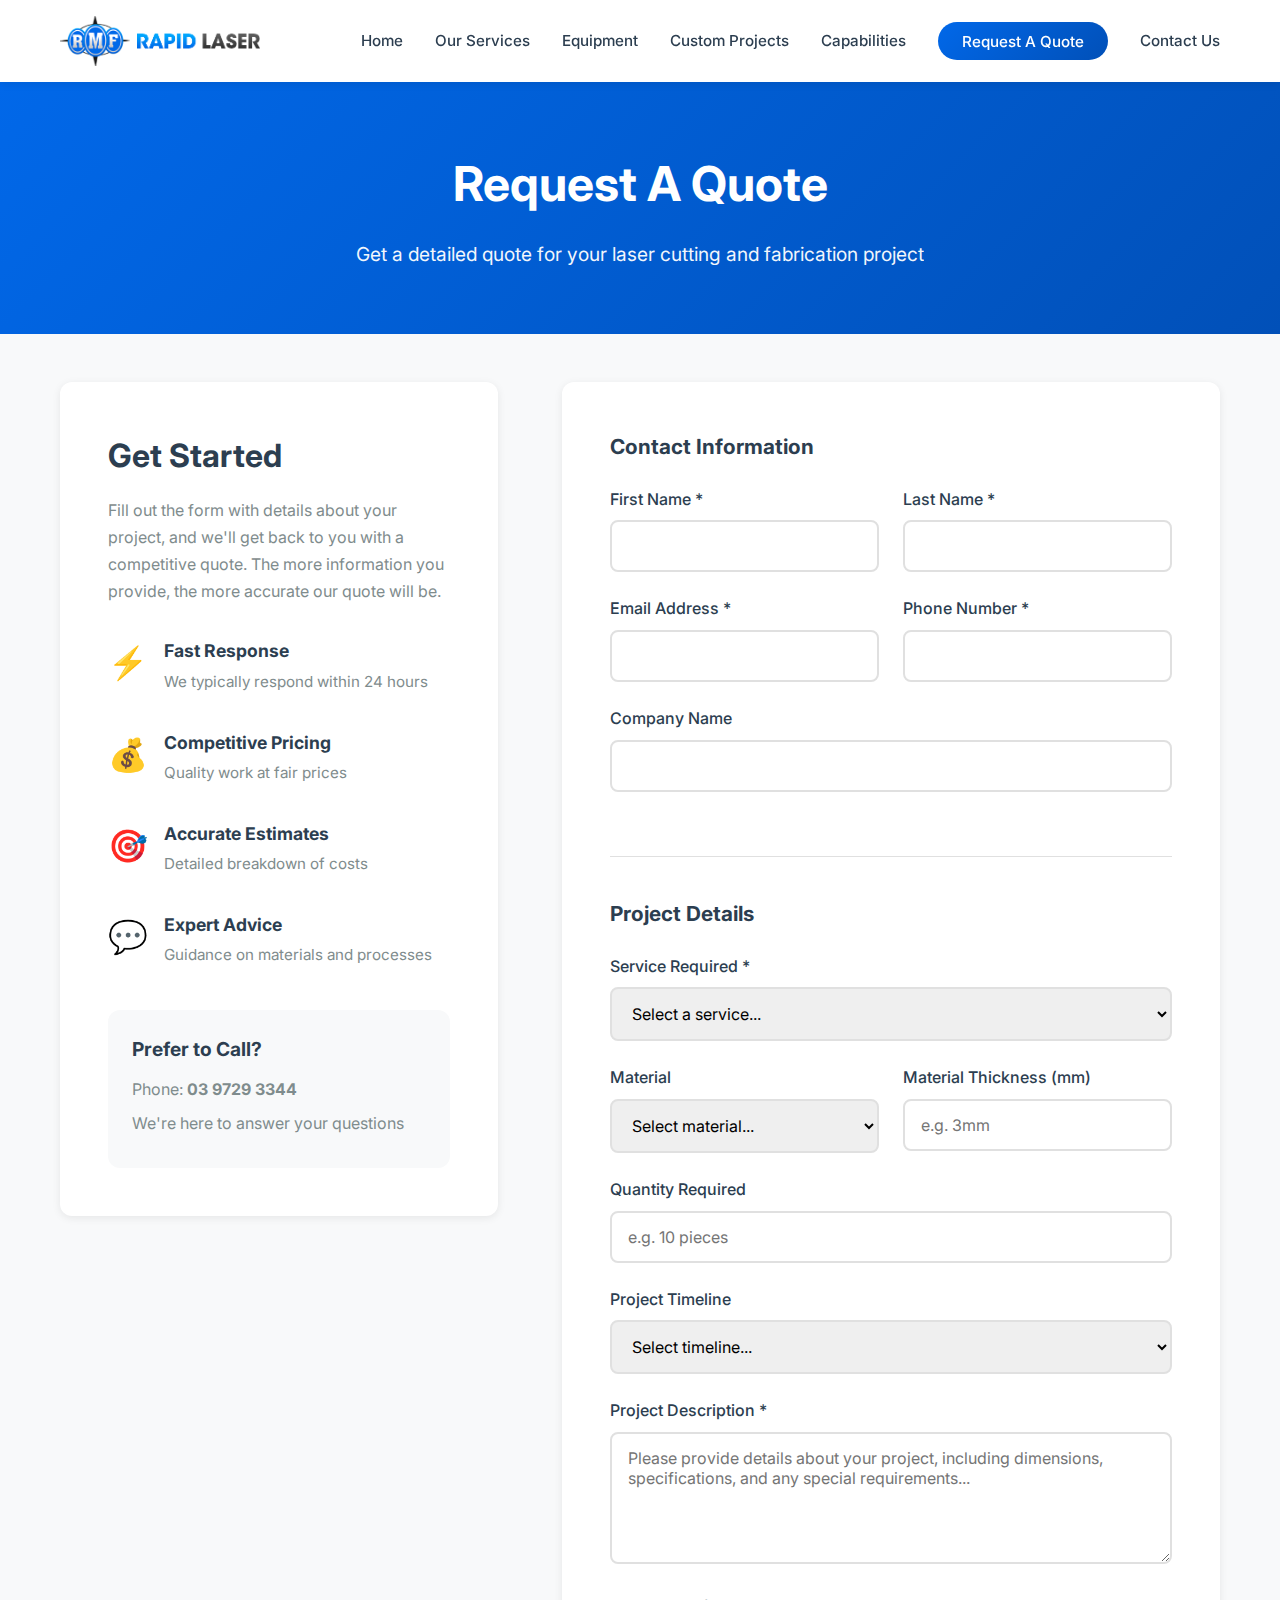
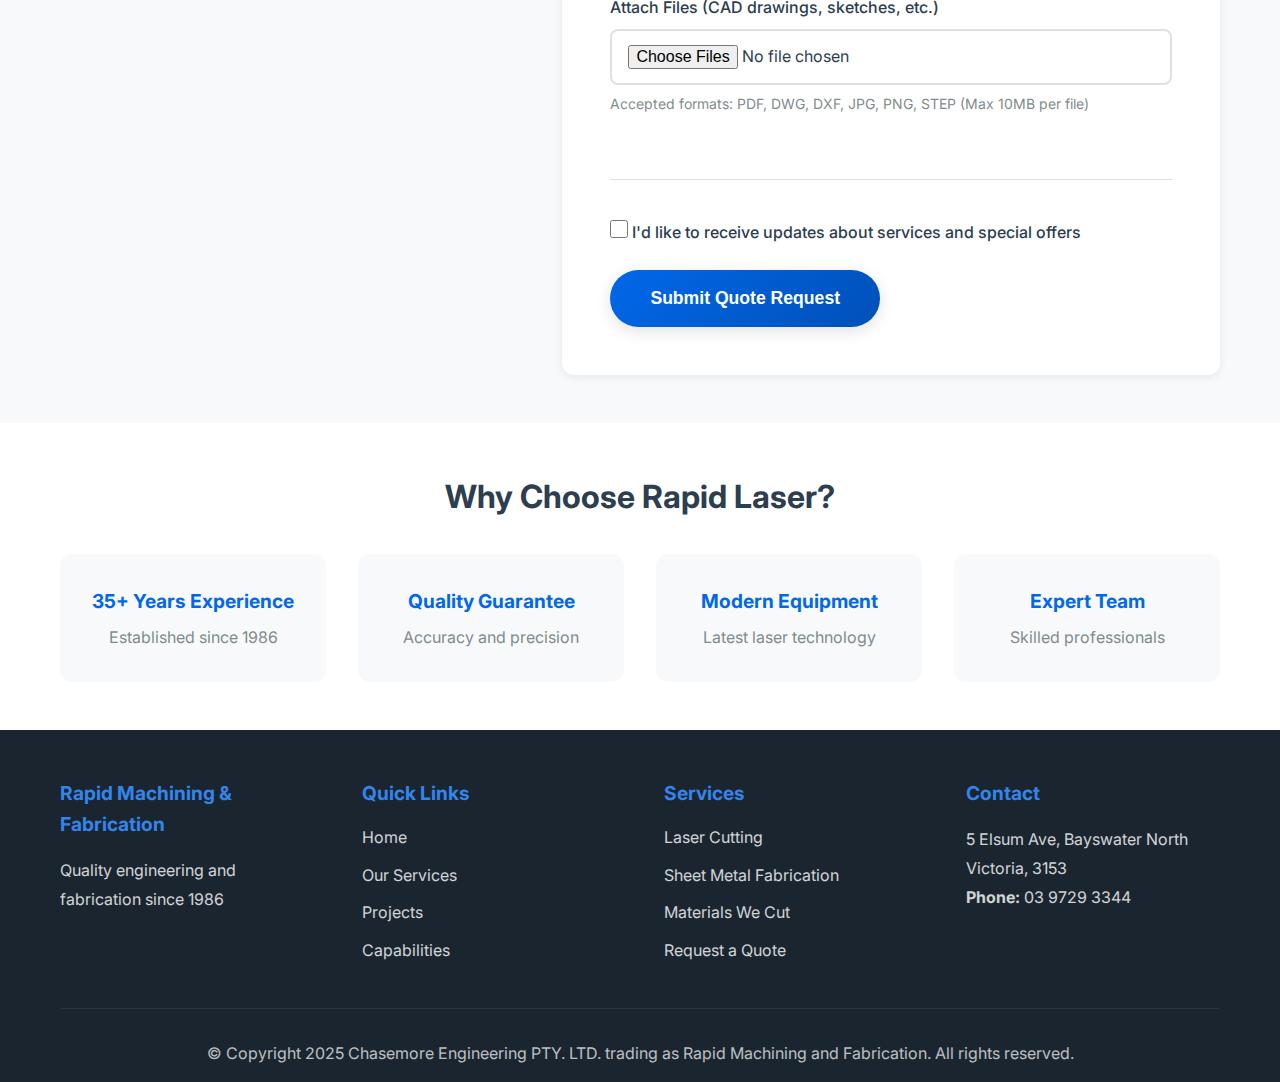
<file: quote.html>
<!DOCTYPE html>
<html lang="en">
<head>
    <meta charset="UTF-8">
    <meta name="viewport" content="width=device-width, initial-scale=1.0">
    <title>Request A Quote | Rapid Laser</title>
    <link rel="stylesheet" href="styles.css">
    <link rel="preconnect" href="https://fonts.googleapis.com">
    <link rel="preconnect" href="https://fonts.gstatic.com" crossorigin>
    <link href="https://fonts.googleapis.com/css2?family=Inter:wght@300;400;500;600;700&display=swap" rel="stylesheet">
</head>
<body>
    <!-- Navigation -->
    <nav class="navbar">
        <div class="container">
            <div class="nav-wrapper">
                <a href="index.html" class="logo">
                    <img src="images/logo.png" alt="Rapid Laser Logo" onerror="this.style.display='none'; this.nextElementSibling.style.display='flex';">
                    <div class="logo-text" style="display: none;">
                        <span class="logo-rapid">RAPID</span>
                        <span class="logo-laser">LASER</span>
                    </div>
                </a>
                <button class="mobile-menu-btn" onclick="toggleMobileMenu()">
                    <span></span>
                    <span></span>
                    <span></span>
                </button>
                <ul class="nav-menu">
                    <li><a href="index.html">Home</a></li>
                    <li><a href="services.html">Our Services</a></li>
                    <li><a href="equipment.html">Equipment</a></li>
                    <li><a href="projects.html">Custom Projects</a></li>
                    <li><a href="capabilities.html">Capabilities</a></li>
                    <li><a href="quote.html" class="btn-nav active">Request A Quote</a></li>
                    <li><a href="contact.html">Contact Us</a></li>
                </ul>
            </div>
        </div>
    </nav>

    <!-- Page Header -->
    <section class="page-header">
        <div class="container">
            <h1>Request A Quote</h1>
            <p>Get a detailed quote for your laser cutting and fabrication project</p>
        </div>
    </section>

    <!-- Quote Form Section -->
    <section class="quote-form-section">
        <div class="container">
            <div class="quote-layout">
                <div class="quote-info">
                    <h2>Get Started</h2>
                    <p>Fill out the form with details about your project, and we'll get back to you with a competitive quote. The more information you provide, the more accurate our quote will be.</p>
                    
                    <div class="quote-benefits">
                        <div class="benefit-item">
                            <span class="benefit-icon">⚡</span>
                            <div>
                                <h3>Fast Response</h3>
                                <p>We typically respond within 24 hours</p>
                            </div>
                        </div>
                        <div class="benefit-item">
                            <span class="benefit-icon">💰</span>
                            <div>
                                <h3>Competitive Pricing</h3>
                                <p>Quality work at fair prices</p>
                            </div>
                        </div>
                        <div class="benefit-item">
                            <span class="benefit-icon">🎯</span>
                            <div>
                                <h3>Accurate Estimates</h3>
                                <p>Detailed breakdown of costs</p>
                            </div>
                        </div>
                        <div class="benefit-item">
                            <span class="benefit-icon">💬</span>
                            <div>
                                <h3>Expert Advice</h3>
                                <p>Guidance on materials and processes</p>
                            </div>
                        </div>
                    </div>

                    <div class="quote-contact">
                        <h3>Prefer to Call?</h3>
                        <p>Phone: <strong>03 9729 3344</strong></p>
                        <p>We're here to answer your questions</p>
                    </div>
                </div>

                <div class="quote-form-container">
                    <form class="quote-form" id="quoteForm" onsubmit="handleQuoteSubmit(event)">
                        <div class="form-section">
                            <h3>Contact Information</h3>
                            <div class="form-row">
                                <div class="form-group">
                                    <label for="firstName">First Name *</label>
                                    <input type="text" id="firstName" name="firstName" required>
                                </div>
                                <div class="form-group">
                                    <label for="lastName">Last Name *</label>
                                    <input type="text" id="lastName" name="lastName" required>
                                </div>
                            </div>
                            <div class="form-row">
                                <div class="form-group">
                                    <label for="email">Email Address *</label>
                                    <input type="email" id="email" name="email" required>
                                </div>
                                <div class="form-group">
                                    <label for="phone">Phone Number *</label>
                                    <input type="tel" id="phone" name="phone" required>
                                </div>
                            </div>
                            <div class="form-group">
                                <label for="company">Company Name</label>
                                <input type="text" id="company" name="company">
                            </div>
                        </div>

                        <div class="form-section">
                            <h3>Project Details</h3>
                            <div class="form-group">
                                <label for="service">Service Required *</label>
                                <select id="service" name="service" required>
                                    <option value="">Select a service...</option>
                                    <option value="laser-cutting">Laser Cutting</option>
                                    <option value="fabrication">Sheet Metal Fabrication</option>
                                    <option value="design">Design Services</option>
                                    <option value="drafting">CAD Drafting</option>
                                    <option value="manufacturing">Manufacturing</option>
                                    <option value="custom">Custom Project</option>
                                    <option value="other">Other</option>
                                </select>
                            </div>
                            <div class="form-row">
                                <div class="form-group">
                                    <label for="material">Material</label>
                                    <select id="material" name="material">
                                        <option value="">Select material...</option>
                                        <option value="mild-steel">Mild Steel</option>
                                        <option value="stainless-steel">Stainless Steel</option>
                                        <option value="aluminum">Aluminum</option>
                                        <option value="galvanized">Galvanized Steel</option>
                                        <option value="other">Other</option>
                                        <option value="not-sure">Not Sure</option>
                                    </select>
                                </div>
                                <div class="form-group">
                                    <label for="thickness">Material Thickness (mm)</label>
                                    <input type="text" id="thickness" name="thickness" placeholder="e.g. 3mm">
                                </div>
                            </div>
                            <div class="form-group">
                                <label for="quantity">Quantity Required</label>
                                <input type="text" id="quantity" name="quantity" placeholder="e.g. 10 pieces">
                            </div>
                            <div class="form-group">
                                <label for="timeline">Project Timeline</label>
                                <select id="timeline" name="timeline">
                                    <option value="">Select timeline...</option>
                                    <option value="urgent">Urgent (1-2 weeks)</option>
                                    <option value="standard">Standard (3-4 weeks)</option>
                                    <option value="flexible">Flexible (4+ weeks)</option>
                                </select>
                            </div>
                            <div class="form-group">
                                <label for="description">Project Description *</label>
                                <textarea id="description" name="description" rows="5" required placeholder="Please provide details about your project, including dimensions, specifications, and any special requirements..."></textarea>
                            </div>
                            <div class="form-group">
                                <label for="files">Attach Files (CAD drawings, sketches, etc.)</label>
                                <input type="file" id="files" name="files" multiple accept=".pdf,.dwg,.dxf,.jpg,.jpeg,.png,.step,.stp">
                                <small>Accepted formats: PDF, DWG, DXF, JPG, PNG, STEP (Max 10MB per file)</small>
                            </div>
                        </div>

                        <div class="form-group">
                            <label class="checkbox-label">
                                <input type="checkbox" name="newsletter">
                                <span>I'd like to receive updates about services and special offers</span>
                            </label>
                        </div>

                        <button type="submit" class="btn btn-primary btn-large">Submit Quote Request</button>
                    </form>
                </div>
            </div>
        </div>
    </section>

    <!-- Why Choose Section -->
    <section class="why-choose-mini">
        <div class="container">
            <h2>Why Choose Rapid Laser?</h2>
            <div class="mini-grid">
                <div class="mini-card">
                    <h3>35+ Years Experience</h3>
                    <p>Established since 1986</p>
                </div>
                <div class="mini-card">
                    <h3>Quality Guarantee</h3>
                    <p>Accuracy and precision</p>
                </div>
                <div class="mini-card">
                    <h3>Modern Equipment</h3>
                    <p>Latest laser technology</p>
                </div>
                <div class="mini-card">
                    <h3>Expert Team</h3>
                    <p>Skilled professionals</p>
                </div>
            </div>
        </div>
    </section>

    <!-- Footer -->
    <footer class="footer">
        <div class="container">
            <div class="footer-content">
                <div class="footer-col">
                    <h4>Rapid Machining & Fabrication</h4>
                    <p>Quality engineering and fabrication since 1986</p>
                </div>
                <div class="footer-col">
                    <h4>Quick Links</h4>
                    <ul>
                        <li><a href="index.html">Home</a></li>
                        <li><a href="services.html">Our Services</a></li>
                        <li><a href="projects.html">Projects</a></li>
                        <li><a href="capabilities.html">Capabilities</a></li>
                    </ul>
                </div>
                <div class="footer-col">
                    <h4>Services</h4>
                    <ul>
                        <li><a href="services.html#laser-cutting">Laser Cutting</a></li>
                        <li><a href="services.html#fabrication">Sheet Metal Fabrication</a></li>
                        <li><a href="capabilities.html">Materials We Cut</a></li>
                        <li><a href="quote.html">Request a Quote</a></li>
                    </ul>
                </div>
                <div class="footer-col">
                    <h4>Contact</h4>
                    <p>5 Elsum Ave, Bayswater North<br>Victoria, 3153</p>
                    <p><strong>Phone:</strong> 03 9729 3344</p>
                </div>
            </div>
            <div class="footer-bottom">
                <p>&copy; Copyright 2025 Chasemore Engineering PTY. LTD. trading as Rapid Machining and Fabrication. All rights reserved.</p>
            </div>
        </div>
    </footer>

    <script src="script.js"></script>
</body>
</html>
</file>
<file: styles.css>
/* ========================================
   CSS Variables
======================================== */
:root {
    --primary-color: #0168e9;
    --primary-dark: #0150b8;
    --primary-light: #3385ed;
    --secondary-color: #2c3e50;
    --secondary-dark: #1a252f;
    --accent-color: #0168e9;
    --text-dark: #2c3e50;
    --text-light: #7f8c8d;
    --text-white: #ffffff;
    --bg-light: #f8f9fa;
    --bg-white: #ffffff;
    --border-color: #e0e0e0;
    --shadow-sm: 0 2px 8px rgba(0, 0, 0, 0.08);
    --shadow-md: 0 4px 16px rgba(0, 0, 0, 0.12);
    --shadow-lg: 0 8px 32px rgba(0, 0, 0, 0.16);
    --gradient-primary: linear-gradient(135deg, #0168e9 0%, #0150b8 100%);
    --gradient-overlay: linear-gradient(135deg, rgba(1, 104, 233, 0.9) 0%, rgba(1, 80, 184, 0.9) 100%);
    --border-radius: 12px;
    --transition: all 0.3s ease;
}

/* ========================================
   Reset & Base Styles
======================================== */
* {
    margin: 0;
    padding: 0;
    box-sizing: border-box;
}

html {
    scroll-behavior: smooth;
}

body {
    font-family: 'Inter', -apple-system, BlinkMacSystemFont, 'Segoe UI', Roboto, Oxygen, Ubuntu, Cantarell, sans-serif;
    color: var(--text-dark);
    line-height: 1.6;
    overflow-x: hidden;
}

img {
    max-width: 100%;
    height: auto;
    display: block;
}

a {
    text-decoration: none;
    color: inherit;
    transition: var(--transition);
}

ul {
    list-style: none;
}

/* ========================================
   Container & Layout
======================================== */
.container {
    max-width: 1200px;
    margin: 0 auto;
    padding: 0 20px;
}

/* ========================================
   Navigation
======================================== */
.navbar {
    background: var(--bg-white);
    box-shadow: var(--shadow-sm);
    position: sticky;
    top: 0;
    z-index: 1000;
    transition: var(--transition);
}

.navbar.scrolled {
    box-shadow: var(--shadow-md);
}

.nav-wrapper {
    display: flex;
    justify-content: space-between;
    align-items: center;
    padding: 1rem 0;
}

.logo {
    display: flex;
    align-items: center;
    font-size: 1.5rem;
    font-weight: 700;
}

.logo img {
    height: 50px;
    width: auto;
}

.logo-text {
    display: flex;
    flex-direction: column;
    line-height: 1.2;
}

.logo-rapid {
    color: var(--primary-color);
    font-size: 1.5rem;
    font-weight: 700;
    letter-spacing: 2px;
}

.logo-laser {
    color: var(--secondary-color);
    font-size: 1rem;
    font-weight: 500;
    letter-spacing: 3px;
}

.mobile-menu-btn {
    display: none;
    flex-direction: column;
    gap: 5px;
    background: none;
    border: none;
    cursor: pointer;
    padding: 5px;
}

.mobile-menu-btn span {
    width: 25px;
    height: 3px;
    background: var(--text-dark);
    border-radius: 3px;
    transition: var(--transition);
}

.nav-menu {
    display: flex;
    align-items: center;
    gap: 2rem;
}

.nav-menu a {
    font-weight: 500;
    font-size: 0.95rem;
    padding: 0.5rem 0;
    position: relative;
}

.nav-menu a::after {
    content: '';
    position: absolute;
    bottom: 0;
    left: 0;
    width: 0;
    height: 2px;
    background: var(--primary-color);
    transition: var(--transition);
}

.nav-menu a:hover::after,
.nav-menu a.active::after {
    width: 100%;
}

.nav-menu a.btn-nav {
    background: var(--gradient-primary);
    color: var(--text-white);
    padding: 0.6rem 1.5rem;
    border-radius: 50px;
}

.nav-menu a.btn-nav::after {
    display: none;
}

.nav-menu a.btn-nav:hover {
    transform: translateY(-2px);
    box-shadow: var(--shadow-md);
}

/* ========================================
   Hero Section
======================================== */
.hero {
    position: relative;
    height: 600px;
    overflow: hidden;
}

.hero-image {
    position: absolute;
    width: 100%;
    height: 100%;
    top: 0;
    left: 0;
}

.hero-image img {
    width: 100%;
    height: 100%;
    object-fit: cover;
}

.hero-overlay {
    position: absolute;
    top: 0;
    left: 0;
    width: 100%;
    height: 100%;
    background: linear-gradient(135deg, rgba(1, 104, 233, 0.3) 0%, rgba(1, 104, 233, 0.15) 50%, rgba(0, 0, 0, 0.2) 100%);
}

.hero-content {
    position: relative;
    height: 100%;
    display: flex;
    align-items: center;
    z-index: 10;
}

.hero-content .container {
    text-align: center;
    color: var(--text-white);
}

.hero-title {
    font-size: 3rem;
    font-weight: 700;
    margin-bottom: 1rem;
    text-shadow: 2px 2px 8px rgba(0, 0, 0, 0.3);
    animation: fadeInUp 0.8s ease-out;
}

.hero-subtitle {
    font-size: 1.3rem;
    margin-bottom: 2rem;
    font-weight: 300;
    text-shadow: 1px 1px 4px rgba(0, 0, 0, 0.3);
    animation: fadeInUp 0.8s ease-out 0.2s both;
}

.hero-buttons {
    display: flex;
    gap: 1rem;
    justify-content: center;
    animation: fadeInUp 0.8s ease-out 0.4s both;
}

/* ========================================
   Buttons
======================================== */
.btn {
    display: inline-block;
    padding: 0.875rem 2rem;
    border-radius: 50px;
    font-weight: 600;
    font-size: 1rem;
    text-align: center;
    cursor: pointer;
    transition: var(--transition);
    border: none;
}

.btn-primary {
    background: var(--gradient-primary);
    color: var(--text-white);
    box-shadow: var(--shadow-md);
}

.btn-primary:hover {
    transform: translateY(-3px);
    box-shadow: var(--shadow-lg);
}

.btn-secondary {
    background: transparent;
    color: var(--text-white);
    border: 2px solid white;
}

.btn-secondary:hover {
    background: white;
    color: var(--primary-color);
}

.btn-large {
    padding: 1.125rem 2.5rem;
    font-size: 1.1rem;
}

/* ========================================
   Sections
======================================== */
section {
    padding: 3rem 0;
}

.section-title {
    font-size: 2.5rem;
    font-weight: 700;
    text-align: center;
    margin-bottom: 2rem;
    color: var(--text-dark);
}

.section-title::after {
    content: '';
    display: block;
    width: 80px;
    height: 4px;
    background: var(--gradient-primary);
    margin: 1rem auto 0;
    border-radius: 2px;
}

/* ========================================
   About Section
======================================== */
.about {
    background: var(--bg-white);
}

.about-content {
    display: grid;
    grid-template-columns: 1fr 1fr;
    gap: 4rem;
    align-items: center;
}

.about-image img {
    border-radius: var(--border-radius);
    box-shadow: var(--shadow-md);
}

.about-text h2 {
    font-size: 2.5rem;
    margin-bottom: 1.5rem;
    color: var(--text-dark);
}

.about-text p {
    font-size: 1.1rem;
    color: var(--text-light);
    margin-bottom: 1.5rem;
}

.features-list {
    margin-top: 2rem;
}

.features-list li {
    display: flex;
    align-items: center;
    gap: 1rem;
    margin-bottom: 1rem;
    font-size: 1.05rem;
}

.feature-icon {
    background: var(--gradient-primary);
    color: white;
    width: 28px;
    height: 28px;
    border-radius: 50%;
    display: flex;
    align-items: center;
    justify-content: center;
    flex-shrink: 0;
    font-weight: bold;
}

/* ========================================
   Services Section
======================================== */
.services {
    background: var(--bg-light);
}

.services-grid {
    display: flex;
    flex-wrap: wrap;
    gap: 2rem;
    margin-bottom: 3rem;
    justify-content: center;
    max-width: 1200px;
    margin-left: auto;
    margin-right: auto;
}

.service-card {
    background: white;
    padding: 2.5rem 2rem;
    border-radius: var(--border-radius);
    text-align: center;
    transition: var(--transition);
    box-shadow: var(--shadow-sm);
    text-decoration: none;
    color: inherit;
    display: block;
    flex: 0 1 320px;
    min-width: 280px;
}

.service-card:hover {
    transform: translateY(-8px);
    box-shadow: var(--shadow-lg);
}

.service-icon {
    width: 80px;
    height: 80px;
    margin: 0 auto 1.5rem;
    background: linear-gradient(135deg, rgba(1, 104, 233, 0.1) 0%, rgba(1, 80, 184, 0.1) 100%);
    border-radius: 50%;
    display: flex;
    align-items: center;
    justify-content: center;
}

.service-icon svg {
    width: 40px;
    height: 40px;
    color: var(--primary-color);
}

.service-card h3 {
    font-size: 1.5rem;
    margin-bottom: 1rem;
    color: var(--text-dark);
}

.service-card p {
    color: var(--text-light);
    line-height: 1.7;
}

.cta-center {
    text-align: center;
    margin-top: 2rem;
}

/* ========================================
   Capabilities Section
======================================== */
.capabilities {
    background: var(--secondary-color);
    color: var(--text-white);
}

.capabilities .section-title {
    color: var(--text-white);
}

.capabilities-grid {
    display: grid;
    grid-template-columns: repeat(5, 1fr);
    gap: 2rem;
    max-width: 1400px;
    margin: 0 auto;
}

.capability-item {
    background: rgba(255, 255, 255, 0.1);
    padding: 2rem 1.5rem;
    border-radius: var(--border-radius);
    backdrop-filter: blur(10px);
    transition: var(--transition);
    text-align: center;
}

.capability-item:hover {
    background: rgba(255, 255, 255, 0.15);
    transform: translateY(-5px);
}

.capability-icon {
    width: 60px;
    height: 60px;
    margin: 0 auto 1.5rem;
    background: rgba(255, 255, 255, 0.2);
    border-radius: 50%;
    display: flex;
    align-items: center;
    justify-content: center;
}

.capability-icon svg {
    width: 30px;
    height: 30px;
    color: white;
}

.capability-item h3 {
    font-size: 1.3rem;
    margin-bottom: 0.75rem;
}

.capability-item p {
    opacity: 0.9;
}

/* ========================================
   Contact CTA Section
======================================== */
.contact-cta {
    background: var(--gradient-primary);
    color: var(--text-white);
    text-align: center;
}

.cta-content h2 {
    font-size: 2.5rem;
    margin-bottom: 1rem;
}

.cta-content p {
    font-size: 1.2rem;
    margin-bottom: 2rem;
    opacity: 0.95;
}

.cta-buttons {
    display: flex;
    gap: 1rem;
    justify-content: center;
    flex-wrap: wrap;
}

/* ========================================
   Footer
======================================== */
.footer {
    background: var(--secondary-dark);
    color: var(--text-white);
    padding: 3rem 0 1rem;
}

.footer-content {
    display: grid;
    grid-template-columns: repeat(auto-fit, minmax(250px, 1fr));
    gap: 3rem;
    margin-bottom: 2rem;
}

.footer-col h4 {
    font-size: 1.2rem;
    margin-bottom: 1rem;
    color: var(--primary-light);
}

.footer-col p {
    opacity: 0.8;
    line-height: 1.8;
}

.footer-col ul li {
    margin-bottom: 0.75rem;
}

.footer-col ul li a {
    opacity: 0.8;
    transition: var(--transition);
}

.footer-col ul li a:hover {
    opacity: 1;
    color: var(--primary-light);
    padding-left: 5px;
}

.footer-bottom {
    text-align: center;
    padding-top: 2rem;
    border-top: 1px solid rgba(255, 255, 255, 0.1);
    opacity: 0.7;
}

/* ========================================
   Page Header
======================================== */
.page-header {
    background: var(--gradient-primary);
    color: var(--text-white);
    padding: 4rem 0;
    text-align: center;
}

.page-header h1 {
    font-size: 3rem;
    margin-bottom: 1rem;
}

.page-header p {
    font-size: 1.2rem;
    opacity: 0.95;
}

/* ========================================
   Services Detail Page
======================================== */
.services-detail {
    background: var(--bg-white);
}

.service-detail-card {
    margin-bottom: 5rem;
}

.service-detail-content {
    display: grid;
    grid-template-columns: 1fr 1fr;
    gap: 4rem;
    align-items: center;
}

.service-detail-card.reverse .service-detail-content {
    direction: rtl;
}

.service-detail-card.reverse .service-detail-text {
    direction: ltr;
}

.service-detail-text h2 {
    font-size: 2.2rem;
    margin-bottom: 1.5rem;
    color: var(--text-dark);
}

.service-detail-text p {
    font-size: 1.1rem;
    color: var(--text-light);
    margin-bottom: 1.5rem;
    line-height: 1.8;
}

.detail-list {
    list-style: none;
}

.detail-list li {
    padding-left: 2rem;
    position: relative;
    margin-bottom: 0.75rem;
    color: var(--text-light);
}

.detail-list li::before {
    content: '→';
    position: absolute;
    left: 0;
    color: var(--primary-color);
    font-weight: bold;
}

.service-detail-image img {
    border-radius: var(--border-radius);
    box-shadow: var(--shadow-md);
    width: 100%;
    height: 400px;
    object-fit: cover;
}

.why-choose {
    background: var(--bg-light);
}

.why-grid {
    display: grid;
    grid-template-columns: repeat(auto-fit, minmax(300px, 1fr));
    gap: 2rem;
}

.why-card {
    background: white;
    padding: 2rem;
    border-radius: var(--border-radius);
    box-shadow: var(--shadow-sm);
    transition: var(--transition);
}

.why-card:hover {
    transform: translateY(-5px);
    box-shadow: var(--shadow-md);
}

.why-icon {
    font-size: 3rem;
    margin-bottom: 1rem;
}

.why-card h3 {
    font-size: 1.3rem;
    margin-bottom: 0.75rem;
    color: var(--text-dark);
}

.why-card p {
    color: var(--text-light);
}

/* ========================================
   Equipment Page
======================================== */
.equipment-section {
    background: var(--bg-white);
}

.equipment-intro {
    text-align: center;
    max-width: 800px;
    margin: 0 auto 4rem;
}

.equipment-intro h2 {
    font-size: 2.5rem;
    margin-bottom: 1.5rem;
    color: var(--text-dark);
}

.equipment-intro p {
    font-size: 1.1rem;
    color: var(--text-light);
    line-height: 1.8;
}

.equipment-grid {
    display: flex;
    flex-direction: column;
    gap: 4rem;
}

.equipment-card {
    display: grid;
    grid-template-columns: 1fr 1fr;
    gap: 3rem;
    align-items: center;
}

.equipment-card.reverse {
    direction: rtl;
}

.equipment-card.reverse .equipment-content {
    direction: ltr;
}

.equipment-image img {
    border-radius: var(--border-radius);
    box-shadow: var(--shadow-md);
    width: 100%;
    height: 350px;
    object-fit: cover;
}

.equipment-content h3 {
    font-size: 2rem;
    margin-bottom: 1rem;
    color: var(--text-dark);
}

.equipment-content p {
    font-size: 1.05rem;
    color: var(--text-light);
    margin-bottom: 1.5rem;
    line-height: 1.7;
}

.equipment-specs {
    list-style: none;
    background: var(--bg-light);
    padding: 1.5rem;
    border-radius: var(--border-radius);
}

.equipment-specs li {
    margin-bottom: 0.75rem;
    color: var(--text-dark);
}

.equipment-specs li:last-child {
    margin-bottom: 0;
}

.equipment-benefits {
    background: var(--bg-light);
}

.benefits-grid {
    display: grid;
    grid-template-columns: repeat(auto-fit, minmax(250px, 1fr));
    gap: 2rem;
}

.benefit-card {
    background: white;
    padding: 2rem;
    border-radius: var(--border-radius);
    text-align: center;
    box-shadow: var(--shadow-sm);
}

.benefit-icon {
    font-size: 3rem;
    margin-bottom: 1rem;
}

.benefit-card h3 {
    font-size: 1.3rem;
    margin-bottom: 0.75rem;
    color: var(--text-dark);
}

.benefit-card p {
    color: var(--text-light);
}

/* ========================================
   Projects Page
======================================== */
.projects-intro {
    background: var(--bg-white);
    text-align: center;
}

.intro-content {
    max-width: 800px;
    margin: 0 auto;
}

.intro-content h2 {
    font-size: 2.5rem;
    margin-bottom: 1.5rem;
    color: var(--text-dark);
}

.intro-content p {
    font-size: 1.1rem;
    color: var(--text-light);
    margin-bottom: 1.5rem;
    line-height: 1.8;
}

.project-categories {
    background: var(--bg-light);
}

.categories-grid {
    display: grid;
    grid-template-columns: repeat(auto-fit, minmax(350px, 1fr));
    gap: 2rem;
}

.category-card {
    background: white;
    border-radius: var(--border-radius);
    overflow: hidden;
    box-shadow: var(--shadow-sm);
    transition: var(--transition);
}

.category-card:hover {
    transform: translateY(-8px);
    box-shadow: var(--shadow-lg);
}

.category-image {
    height: 250px;
    overflow: hidden;
}

.category-image img {
    width: 100%;
    height: 100%;
    object-fit: cover;
    transition: var(--transition);
}

.category-card:hover .category-image img {
    transform: scale(1.1);
}

.category-content {
    padding: 2rem;
}

.category-content h3 {
    font-size: 1.5rem;
    margin-bottom: 0.75rem;
    color: var(--text-dark);
}

.category-content p {
    color: var(--text-light);
    line-height: 1.7;
}

.process-section {
    background: var(--bg-white);
}

.process-timeline {
    max-width: 900px;
    margin: 0 auto;
}

.process-step {
    display: grid;
    grid-template-columns: 80px 1fr;
    gap: 2rem;
    margin-bottom: 3rem;
    position: relative;
}

.process-step::before {
    content: '';
    position: absolute;
    left: 40px;
    top: 80px;
    width: 2px;
    height: calc(100% + 3rem);
    background: var(--border-color);
}

.process-step:last-child::before {
    display: none;
}

.step-number {
    width: 80px;
    height: 80px;
    background: var(--gradient-primary);
    color: white;
    border-radius: 50%;
    display: flex;
    align-items: center;
    justify-content: center;
    font-size: 2rem;
    font-weight: 700;
    flex-shrink: 0;
    box-shadow: var(--shadow-md);
}

.step-content h3 {
    font-size: 1.8rem;
    margin-bottom: 0.75rem;
    color: var(--text-dark);
}

.step-content p {
    font-size: 1.05rem;
    color: var(--text-light);
    line-height: 1.7;
}

.industries-section {
    background: var(--bg-light);
}

.industries-grid {
    display: grid;
    grid-template-columns: repeat(auto-fit, minmax(300px, 1fr));
    gap: 2rem;
}

.industry-item {
    background: white;
    padding: 2rem;
    border-radius: var(--border-radius);
    box-shadow: var(--shadow-sm);
    transition: var(--transition);
}

.industry-item:hover {
    transform: translateY(-5px);
    box-shadow: var(--shadow-md);
}

.industry-item h3 {
    font-size: 1.5rem;
    margin-bottom: 0.5rem;
    color: var(--primary-color);
}

.industry-item p {
    color: var(--text-light);
}

/* ========================================
   Capabilities Page
======================================== */
.capabilities-main {
    background: var(--bg-white);
}

.capabilities-intro {
    text-align: center;
    max-width: 800px;
    margin: 0 auto 4rem;
}

.capabilities-intro h2 {
    font-size: 2.5rem;
    margin-bottom: 1.5rem;
    color: var(--text-dark);
}

.capabilities-intro p {
    font-size: 1.1rem;
    color: var(--text-light);
    line-height: 1.8;
}

.capabilities-list {
    display: flex;
    flex-direction: column;
    gap: 3rem;
}

.capability-detail {
    background: var(--bg-light);
    padding: 3rem;
    border-radius: var(--border-radius);
    box-shadow: var(--shadow-sm);
}

.capability-header {
    display: flex;
    align-items: center;
    gap: 2rem;
    margin-bottom: 2rem;
}

.capability-icon-large {
    width: 80px;
    height: 80px;
    background: var(--gradient-primary);
    border-radius: var(--border-radius);
    display: flex;
    align-items: center;
    justify-content: center;
    flex-shrink: 0;
}

.capability-icon-large svg {
    width: 40px;
    height: 40px;
    color: white;
}

.capability-header h3 {
    font-size: 2rem;
    color: var(--text-dark);
    margin-bottom: 0.25rem;
}

.capability-subtitle {
    color: var(--text-light);
    font-size: 1.05rem;
}

.capability-body p {
    font-size: 1.05rem;
    color: var(--text-light);
    margin-bottom: 1.5rem;
    line-height: 1.8;
}

.materials-section {
    background: var(--bg-light);
}

.materials-grid {
    display: grid;
    grid-template-columns: repeat(4, 1fr);
    gap: 2rem;
    max-width: 1400px;
    margin: 0 auto;
}

.material-card {
    background: white;
    padding: 2.5rem 2rem;
    border-radius: var(--border-radius);
    box-shadow: var(--shadow-sm);
    text-align: center;
    transition: var(--transition);
}

.material-card:hover {
    transform: translateY(-5px);
    box-shadow: var(--shadow-md);
}

.material-card h3 {
    font-size: 1.5rem;
    color: var(--primary-color);
    margin-bottom: 0.5rem;
}

.material-card > p {
    color: var(--text-dark);
    font-weight: 600;
    margin-bottom: 1rem;
}

.material-specs {
    display: flex;
    flex-direction: column;
    gap: 0.5rem;
}

.material-specs span {
    background: var(--bg-light);
    padding: 0.5rem 1rem;
    border-radius: 50px;
    font-size: 0.9rem;
    color: var(--text-light);
}

.standards-section {
    background: var(--bg-white);
}

.standards-content {
    max-width: 900px;
    margin: 0 auto;
    text-align: center;
}

.standards-content > p {
    font-size: 1.1rem;
    color: var(--text-light);
    margin-bottom: 3rem;
    line-height: 1.8;
}

.standards-grid {
    display: grid;
    grid-template-columns: repeat(4, 1fr);
    gap: 2rem;
    max-width: 1400px;
    margin: 2rem auto 0;
}

.standard-item {
    background: var(--bg-light);
    padding: 2rem;
    border-radius: var(--border-radius);
    text-align: center;
}

.standard-item h3 {
    font-size: 1.2rem;
    color: var(--primary-color);
    margin-bottom: 0.75rem;
}

.standard-item p {
    color: var(--text-light);
}

/* ========================================
   Quote & Contact Forms
======================================== */
.quote-form-section,
.contact-section {
    background: var(--bg-light);
}

.quote-layout,
.contact-layout {
    display: grid;
    grid-template-columns: 1fr 1.5fr;
    gap: 4rem;
}

.quote-info,
.contact-info-panel {
    background: white;
    padding: 3rem;
    border-radius: var(--border-radius);
    box-shadow: var(--shadow-sm);
    height: fit-content;
}

.quote-info h2,
.contact-info-panel h2 {
    font-size: 2rem;
    margin-bottom: 1rem;
    color: var(--text-dark);
}

.quote-info > p,
.contact-info-panel > p {
    color: var(--text-light);
    margin-bottom: 2rem;
    line-height: 1.7;
}

.quote-benefits {
    margin: 2rem 0;
}

.benefit-item {
    display: flex;
    align-items: flex-start;
    gap: 1rem;
    margin-bottom: 1.5rem;
}

.benefit-item .benefit-icon {
    font-size: 2rem;
    flex-shrink: 0;
}

.benefit-item h3 {
    font-size: 1.1rem;
    color: var(--text-dark);
    margin-bottom: 0.25rem;
}

.benefit-item p {
    color: var(--text-light);
    font-size: 0.95rem;
}

.quote-contact {
    background: var(--bg-light);
    padding: 1.5rem;
    border-radius: var(--border-radius);
    margin-top: 2rem;
}

.quote-contact h3 {
    font-size: 1.2rem;
    margin-bottom: 0.75rem;
    color: var(--text-dark);
}

.quote-contact p {
    color: var(--text-light);
    margin-bottom: 0.5rem;
}

.quote-form-container,
.contact-form-panel {
    background: white;
    padding: 3rem;
    border-radius: var(--border-radius);
    box-shadow: var(--shadow-sm);
}

.quote-form-container h2,
.contact-form-panel h2 {
    font-size: 2rem;
    margin-bottom: 2rem;
    color: var(--text-dark);
}

.form-section {
    margin-bottom: 2.5rem;
    padding-bottom: 2.5rem;
    border-bottom: 1px solid var(--border-color);
}

.form-section:last-of-type {
    border-bottom: none;
    margin-bottom: 2rem;
}

.form-section h3 {
    font-size: 1.3rem;
    margin-bottom: 1.5rem;
    color: var(--text-dark);
}

.form-row {
    display: grid;
    grid-template-columns: 1fr 1fr;
    gap: 1.5rem;
}

.form-group {
    margin-bottom: 1.5rem;
}

.form-group label {
    display: block;
    margin-bottom: 0.5rem;
    font-weight: 500;
    color: var(--text-dark);
}

.form-group input,
.form-group select,
.form-group textarea {
    width: 100%;
    padding: 0.875rem 1rem;
    border: 2px solid var(--border-color);
    border-radius: 8px;
    font-size: 1rem;
    font-family: inherit;
    transition: var(--transition);
}

.form-group input:focus,
.form-group select:focus,
.form-group textarea:focus {
    outline: none;
    border-color: var(--primary-color);
}

.form-group small {
    display: block;
    margin-top: 0.5rem;
    color: var(--text-light);
    font-size: 0.875rem;
}

.checkbox-label {
    display: flex;
    align-items: center;
    gap: 0.75rem;
    cursor: pointer;
}

.checkbox-label input[type="checkbox"] {
    width: 18px;
    height: 18px;
    cursor: pointer;
}

/* Contact Page Specific */
.contact-details {
    margin: 2rem 0;
}

.contact-detail-item {
    display: flex;
    gap: 1.5rem;
    margin-bottom: 2rem;
    padding-bottom: 2rem;
    border-bottom: 1px solid var(--border-color);
}

.contact-detail-item:last-child {
    border-bottom: none;
    margin-bottom: 0;
    padding-bottom: 0;
}

.contact-icon {
    width: 50px;
    height: 50px;
    background: linear-gradient(135deg, rgba(1, 104, 233, 0.1) 0%, rgba(1, 80, 184, 0.1) 100%);
    border-radius: 50%;
    display: flex;
    align-items: center;
    justify-content: center;
    flex-shrink: 0;
}

.contact-icon svg {
    width: 24px;
    height: 24px;
    color: var(--primary-color);
}

.contact-detail-item h3 {
    font-size: 1.2rem;
    margin-bottom: 0.5rem;
    color: var(--text-dark);
}

.contact-detail-item p {
    color: var(--text-light);
    line-height: 1.7;
}

.contact-detail-item a {
    color: var(--primary-color);
    font-weight: 600;
}

.contact-detail-item a:hover {
    text-decoration: underline;
}

.contact-detail-item small {
    display: block;
    margin-top: 0.25rem;
    font-size: 0.9rem;
}

.map-container {
    margin-top: 2rem;
    border-radius: var(--border-radius);
    overflow: hidden;
}

.additional-info {
    background: var(--bg-white);
}

.info-grid {
    display: grid;
    grid-template-columns: repeat(auto-fit, minmax(350px, 1fr));
    gap: 2rem;
}

.info-card {
    background: var(--bg-light);
    padding: 3rem;
    border-radius: var(--border-radius);
    text-align: center;
}

.info-card h3 {
    font-size: 1.8rem;
    margin-bottom: 1rem;
    color: var(--text-dark);
}

.info-card p {
    color: var(--text-light);
    margin-bottom: 2rem;
    line-height: 1.7;
}

.why-choose-mini {
    background: var(--bg-white);
    padding: 3rem 0;
}

.why-choose-mini h2 {
    text-align: center;
    font-size: 2rem;
    margin-bottom: 2rem;
    color: var(--text-dark);
}

.mini-grid {
    display: grid;
    grid-template-columns: repeat(auto-fit, minmax(250px, 1fr));
    gap: 2rem;
}

.mini-card {
    background: var(--bg-light);
    padding: 2rem;
    border-radius: var(--border-radius);
    text-align: center;
}

.mini-card h3 {
    font-size: 1.2rem;
    color: var(--primary-color);
    margin-bottom: 0.5rem;
}

.mini-card p {
    color: var(--text-light);
}

/* ========================================
   Animations
======================================== */
@keyframes fadeInUp {
    from {
        opacity: 0;
        transform: translateY(30px);
    }
    to {
        opacity: 1;
        transform: translateY(0);
    }
}

/* ========================================
   Responsive Design
======================================== */
@media (max-width: 968px) {
    .nav-menu {
        position: fixed;
        top: 70px;
        left: -100%;
        width: 100%;
        flex-direction: column;
        background: white;
        padding: 2rem;
        box-shadow: var(--shadow-lg);
        transition: var(--transition);
        gap: 1rem;
    }

    .nav-menu.active {
        left: 0;
    }

    .mobile-menu-btn {
        display: flex;
    }

    .mobile-menu-btn.active span:nth-child(1) {
        transform: rotate(45deg) translate(8px, 8px);
    }

    .mobile-menu-btn.active span:nth-child(2) {
        opacity: 0;
    }

    .mobile-menu-btn.active span:nth-child(3) {
        transform: rotate(-45deg) translate(7px, -7px);
    }

    .hero {
        height: 500px;
    }

    .hero-title {
        font-size: 2.2rem;
    }

    .hero-subtitle {
        font-size: 1.1rem;
    }

    .hero-buttons {
        flex-direction: column;
    }

    .about-content,
    .service-detail-content,
    .equipment-card,
    .quote-layout,
    .contact-layout {
        grid-template-columns: 1fr;
        gap: 2rem;
    }

    .service-detail-card.reverse .service-detail-content,
    .equipment-card.reverse {
        direction: ltr;
    }

    .section-title {
        font-size: 2rem;
    }

    .form-row {
        grid-template-columns: 1fr;
        gap: 1rem;
    }

    .standards-grid {
        grid-template-columns: repeat(2, 1fr);
        gap: 1.5rem;
    }

    .materials-grid {
        grid-template-columns: repeat(2, 1fr);
        gap: 1.5rem;
    }

}

@media (max-width: 640px) {
    .hero {
        height: 400px;
    }

    .hero-title {
        font-size: 1.8rem;
    }

    .hero-subtitle {
        font-size: 1rem;
    }

    .section-title {
        font-size: 1.75rem;
    }

    .page-header h1 {
        font-size: 2rem;
    }

    section {
        padding: 2rem 0;
    }

    .service-card,
    .capability-detail,
    .quote-form-container,
    .contact-form-panel {
        padding: 1.5rem;
    }

    .services-grid,
    .categories-grid {
        grid-template-columns: 1fr;
    }

    .service-card {
        flex: 1 1 100%;
    }

    .capabilities-grid {
        grid-template-columns: 1fr;
        gap: 1.5rem;
    }

    .standards-grid {
        grid-template-columns: 1fr;
        gap: 1.5rem;
    }

    .materials-grid {
        grid-template-columns: 1fr;
        gap: 1.5rem;
    }

}
</file>
